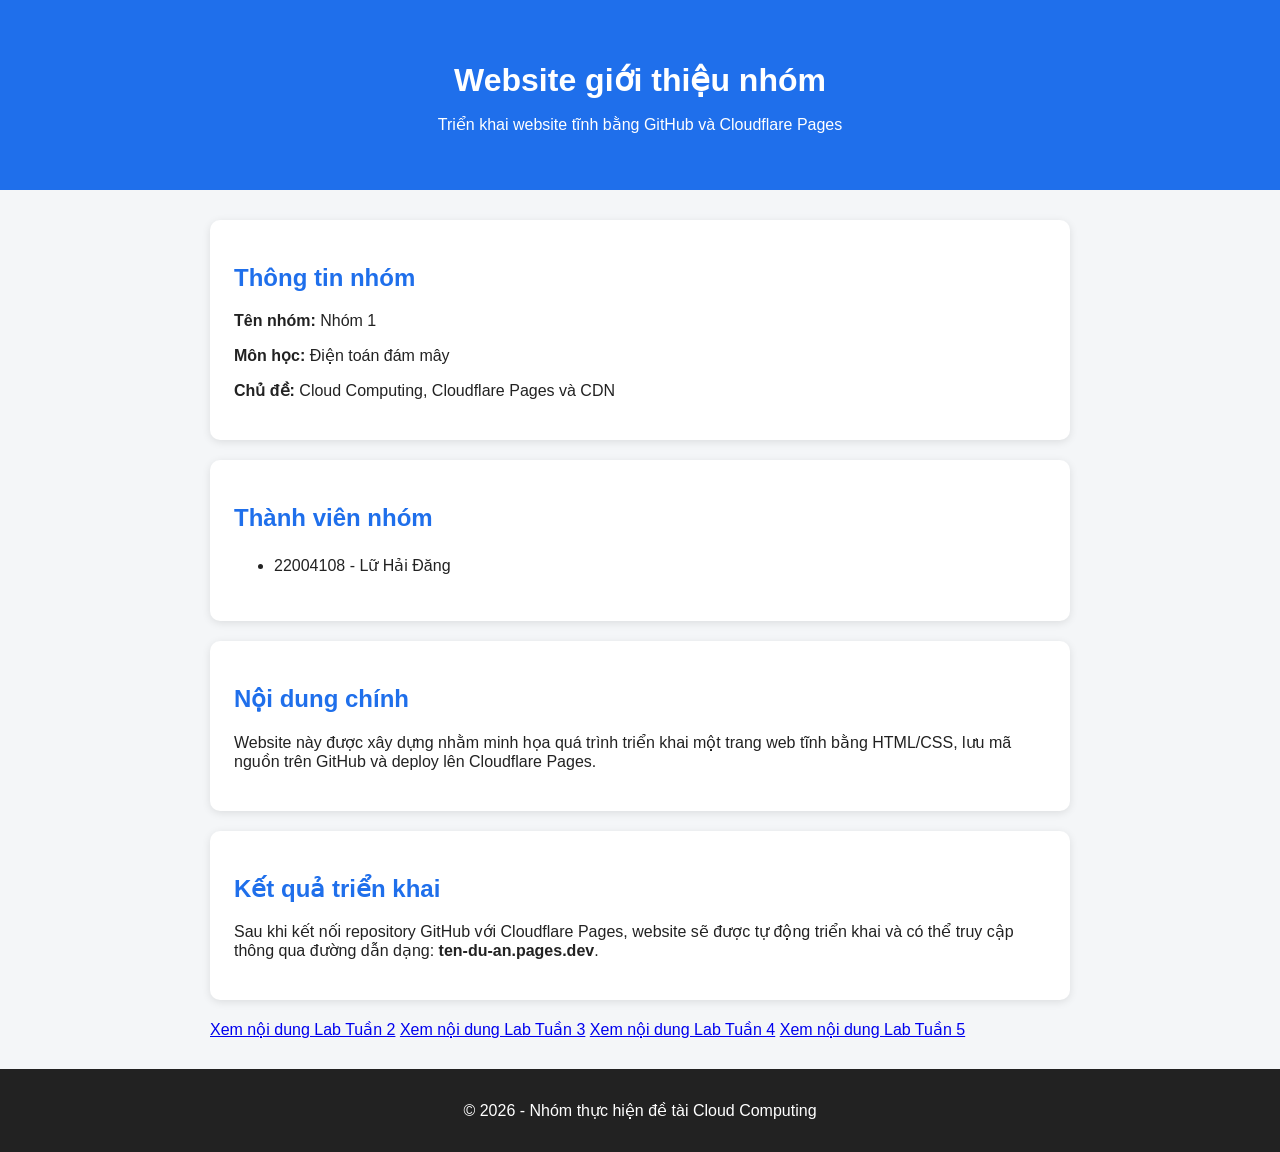
<file: index.html>
<!doctype html>
<html lang="vi">
  <head>
    <meta charset="UTF-8" />
    <meta name="viewport" content="width=device-width, initial-scale=1.0" />
    <title>Giới thiệu nhóm - Cloud Computing</title>
    <link rel="stylesheet" href="style.css" />
  </head>
  <body>
    <header>
      <h1>Website giới thiệu nhóm</h1>
      <p>Triển khai website tĩnh bằng GitHub và Cloudflare Pages</p>
    </header>

    <main>
      <section class="card">
        <h2>Thông tin nhóm</h2>
        <p><strong>Tên nhóm:</strong> Nhóm 1</p>
        <p><strong>Môn học:</strong> Điện toán đám mây</p>
        <p><strong>Chủ đề:</strong> Cloud Computing, Cloudflare Pages và CDN</p>
      </section>

      <section class="card">
        <h2>Thành viên nhóm</h2>
        <ul>
          <li>22004108 - Lữ Hải Đăng</li>
        </ul>
      </section>

      <section class="card">
        <h2>Nội dung chính</h2>
        <p>
          Website này được xây dựng nhằm minh họa quá trình triển khai một trang
          web tĩnh bằng HTML/CSS, lưu mã nguồn trên GitHub và deploy lên
          Cloudflare Pages.
        </p>
      </section>

      <section class="card">
        <h2>Kết quả triển khai</h2>
        <p>
          Sau khi kết nối repository GitHub với Cloudflare Pages, website sẽ
          được tự động triển khai và có thể truy cập thông qua đường dẫn dạng:
          <strong>ten-du-an.pages.dev</strong>.
        </p>
      </section>
      <a href="lab2.html">Xem nội dung Lab Tuần 2</a>
      <a href="lab3.html">Xem nội dung Lab Tuần 3</a>
      <a href="lab4.html">Xem nội dung Lab Tuần 4</a>
      <a href="lab5.html">Xem nội dung Lab Tuần 5</a>

    </main>

    <footer>
      <p>© 2026 - Nhóm thực hiện đề tài Cloud Computing</p>
    </footer>
  </body>
</html>
</file>
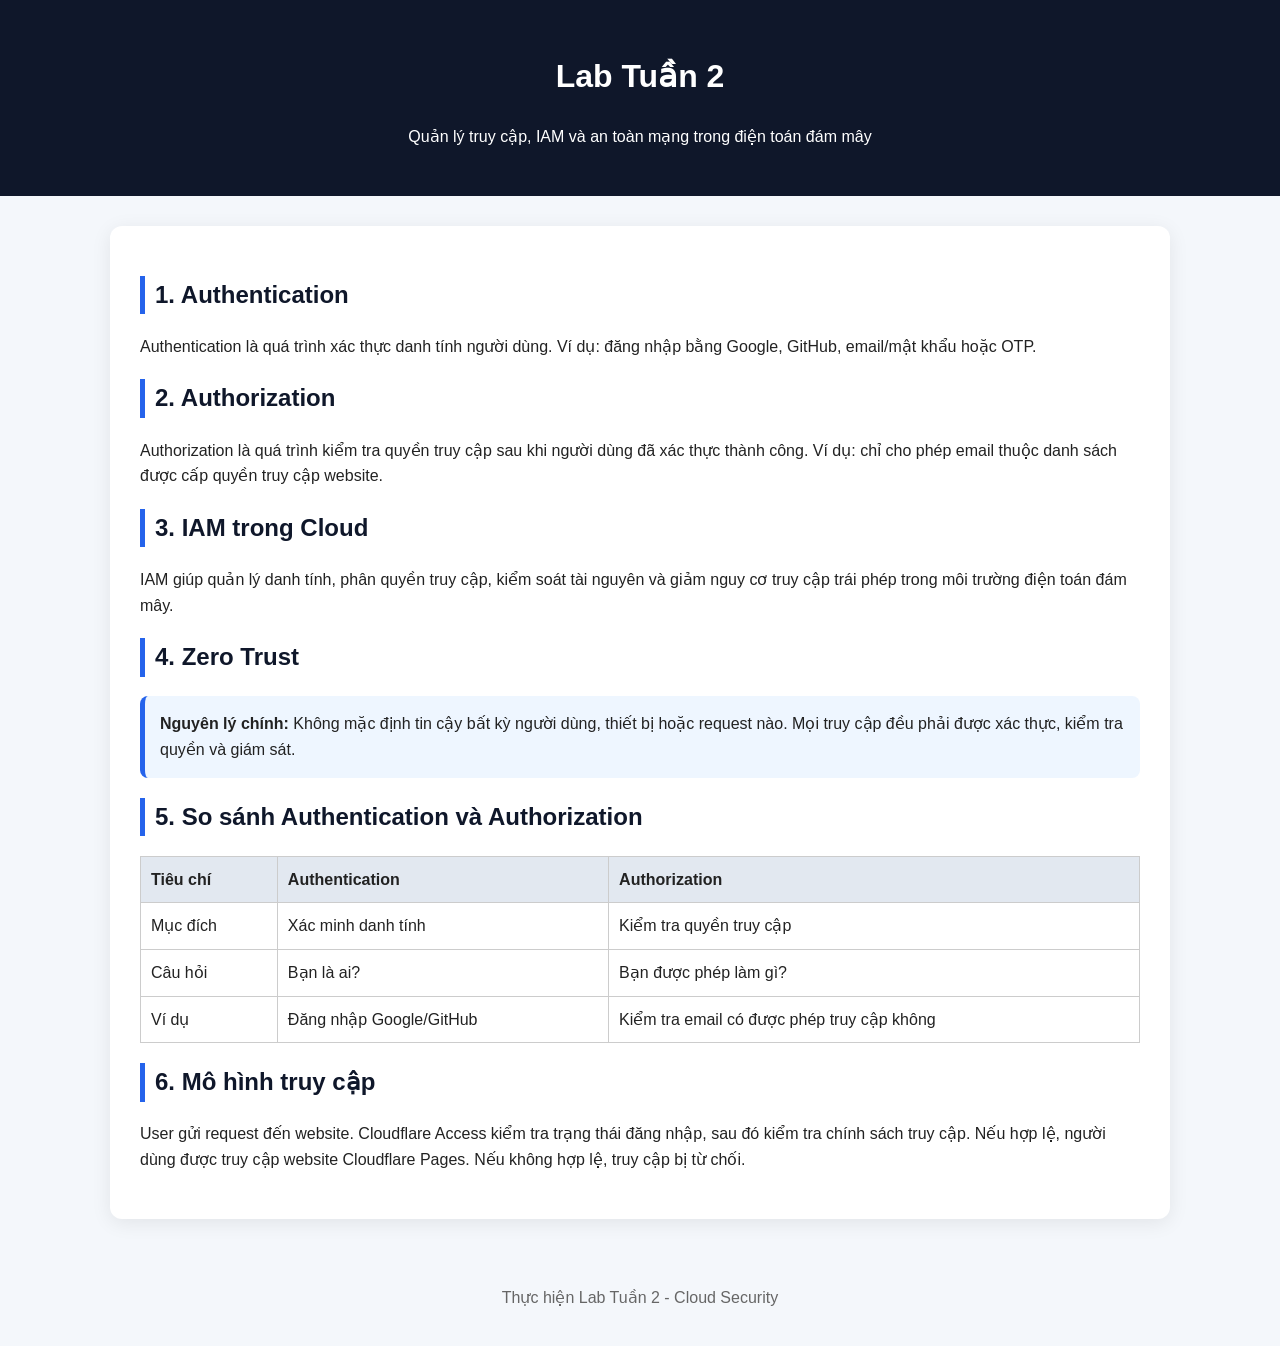
<file: lab2.html>
<!DOCTYPE html>
<html lang="vi">
<head>
  <meta charset="UTF-8">
  <meta name="viewport" content="width=device-width, initial-scale=1.0">
  <title>Lab Tuần 2 - IAM và Zero Trust</title>
  <style>
    body {
      font-family: Arial, sans-serif;
      line-height: 1.6;
      margin: 0;
      background: #f4f7fb;
      color: #222;
    }

    header {
      background: #0f172a;
      color: white;
      padding: 30px;
      text-align: center;
    }

    main {
      max-width: 1000px;
      margin: 30px auto;
      background: white;
      padding: 30px;
      border-radius: 12px;
      box-shadow: 0 4px 20px rgba(0,0,0,0.08);
    }

    h2 {
      color: #0f172a;
      border-left: 5px solid #2563eb;
      padding-left: 10px;
    }

    .box {
      background: #eef6ff;
      border-left: 5px solid #2563eb;
      padding: 15px;
      margin: 15px 0;
      border-radius: 8px;
    }

    table {
      width: 100%;
      border-collapse: collapse;
      margin-top: 15px;
    }

    th, td {
      border: 1px solid #ccc;
      padding: 10px;
      text-align: left;
    }

    th {
      background: #e2e8f0;
    }

    footer {
      text-align: center;
      padding: 20px;
      color: #666;
    }
  </style>
</head>
<body>
  <header>
    <h1>Lab Tuần 2</h1>
    <p>Quản lý truy cập, IAM và an toàn mạng trong điện toán đám mây</p>
  </header>

  <main>
    <h2>1. Authentication</h2>
    <p>
      Authentication là quá trình xác thực danh tính người dùng.
      Ví dụ: đăng nhập bằng Google, GitHub, email/mật khẩu hoặc OTP.
    </p>

    <h2>2. Authorization</h2>
    <p>
      Authorization là quá trình kiểm tra quyền truy cập sau khi người dùng đã xác thực thành công.
      Ví dụ: chỉ cho phép email thuộc danh sách được cấp quyền truy cập website.
    </p>

    <h2>3. IAM trong Cloud</h2>
    <p>
      IAM giúp quản lý danh tính, phân quyền truy cập, kiểm soát tài nguyên
      và giảm nguy cơ truy cập trái phép trong môi trường điện toán đám mây.
    </p>

    <h2>4. Zero Trust</h2>
    <div class="box">
      <strong>Nguyên lý chính:</strong>
      Không mặc định tin cậy bất kỳ người dùng, thiết bị hoặc request nào.
      Mọi truy cập đều phải được xác thực, kiểm tra quyền và giám sát.
    </div>

    <h2>5. So sánh Authentication và Authorization</h2>
    <table>
      <tr>
        <th>Tiêu chí</th>
        <th>Authentication</th>
        <th>Authorization</th>
      </tr>
      <tr>
        <td>Mục đích</td>
        <td>Xác minh danh tính</td>
        <td>Kiểm tra quyền truy cập</td>
      </tr>
      <tr>
        <td>Câu hỏi</td>
        <td>Bạn là ai?</td>
        <td>Bạn được phép làm gì?</td>
      </tr>
      <tr>
        <td>Ví dụ</td>
        <td>Đăng nhập Google/GitHub</td>
        <td>Kiểm tra email có được phép truy cập không</td>
      </tr>
    </table>

    <h2>6. Mô hình truy cập</h2>
    <p>
      User gửi request đến website. Cloudflare Access kiểm tra trạng thái đăng nhập,
      sau đó kiểm tra chính sách truy cập. Nếu hợp lệ, người dùng được truy cập
      website Cloudflare Pages. Nếu không hợp lệ, truy cập bị từ chối.
    </p>
  </main>

  <footer>
    <p>Thực hiện Lab Tuần 2 - Cloud Security</p>
  </footer>
</body>
</html>
</file>
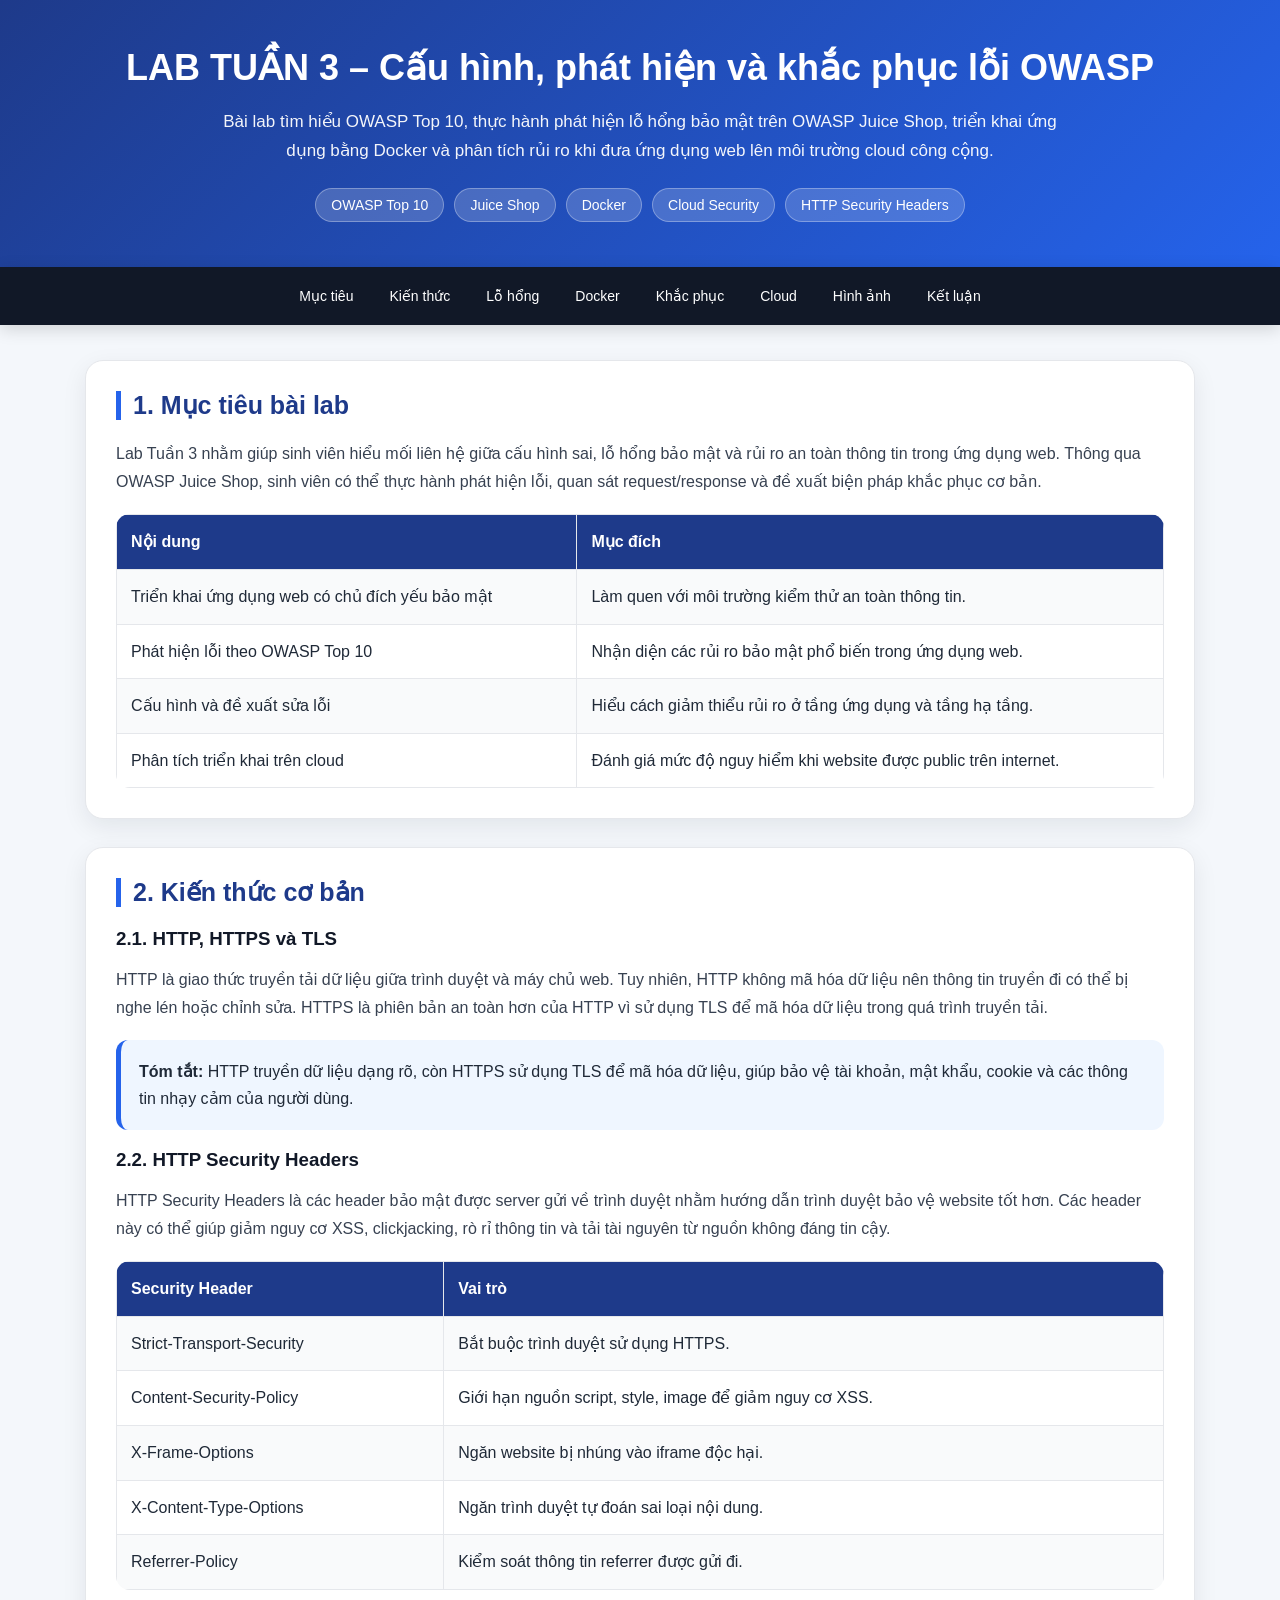
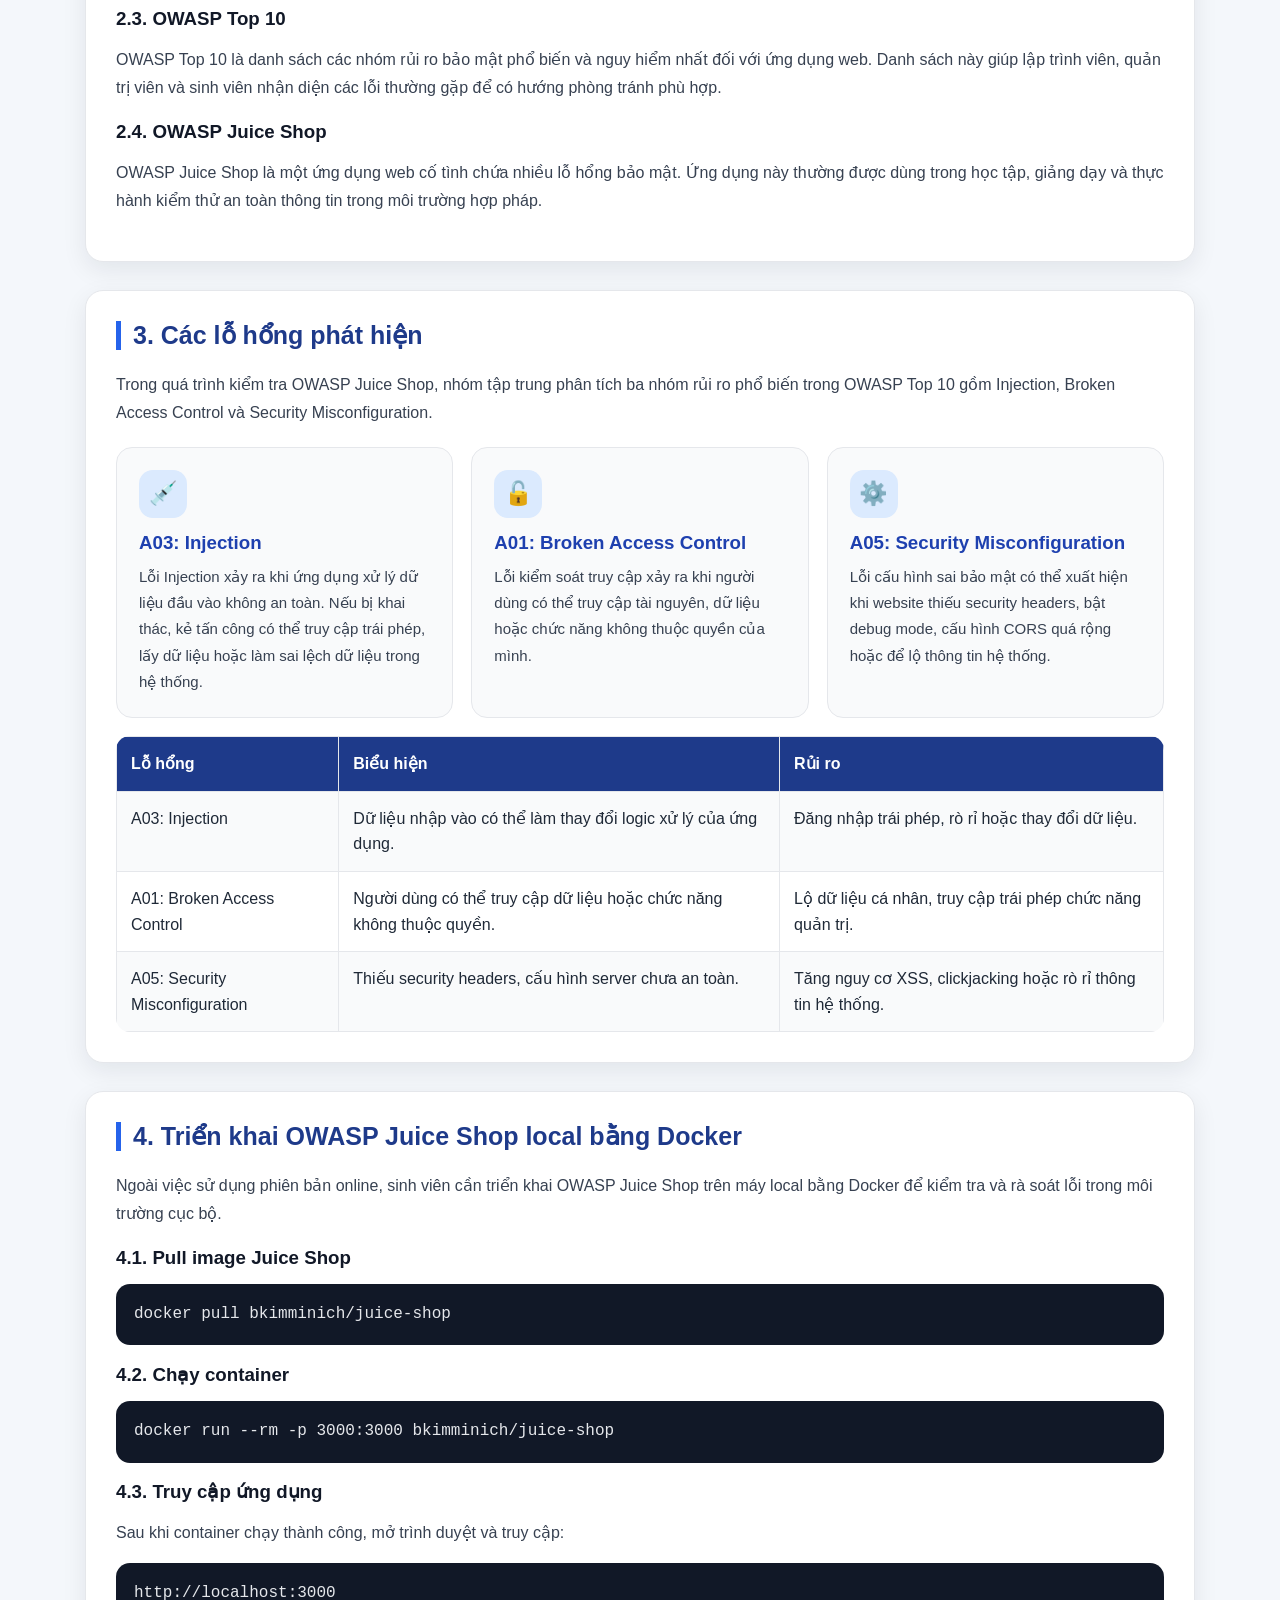
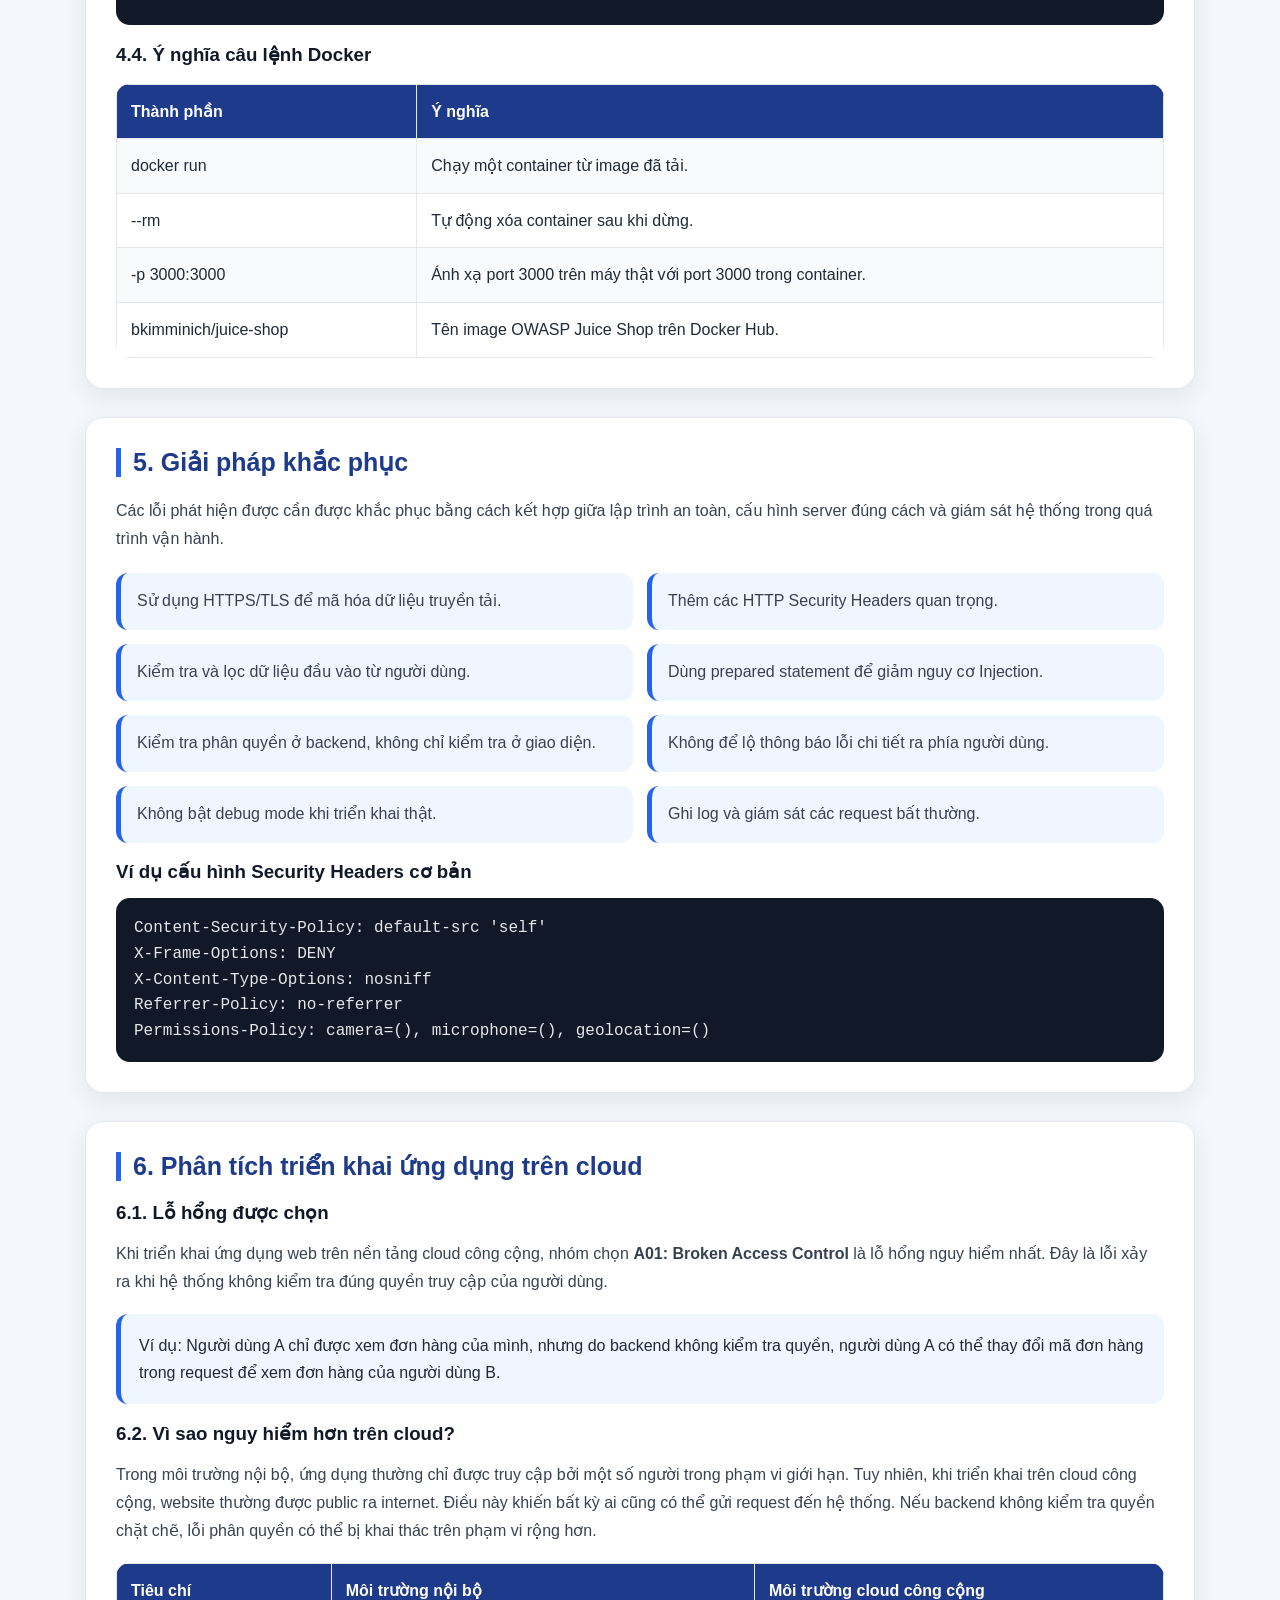
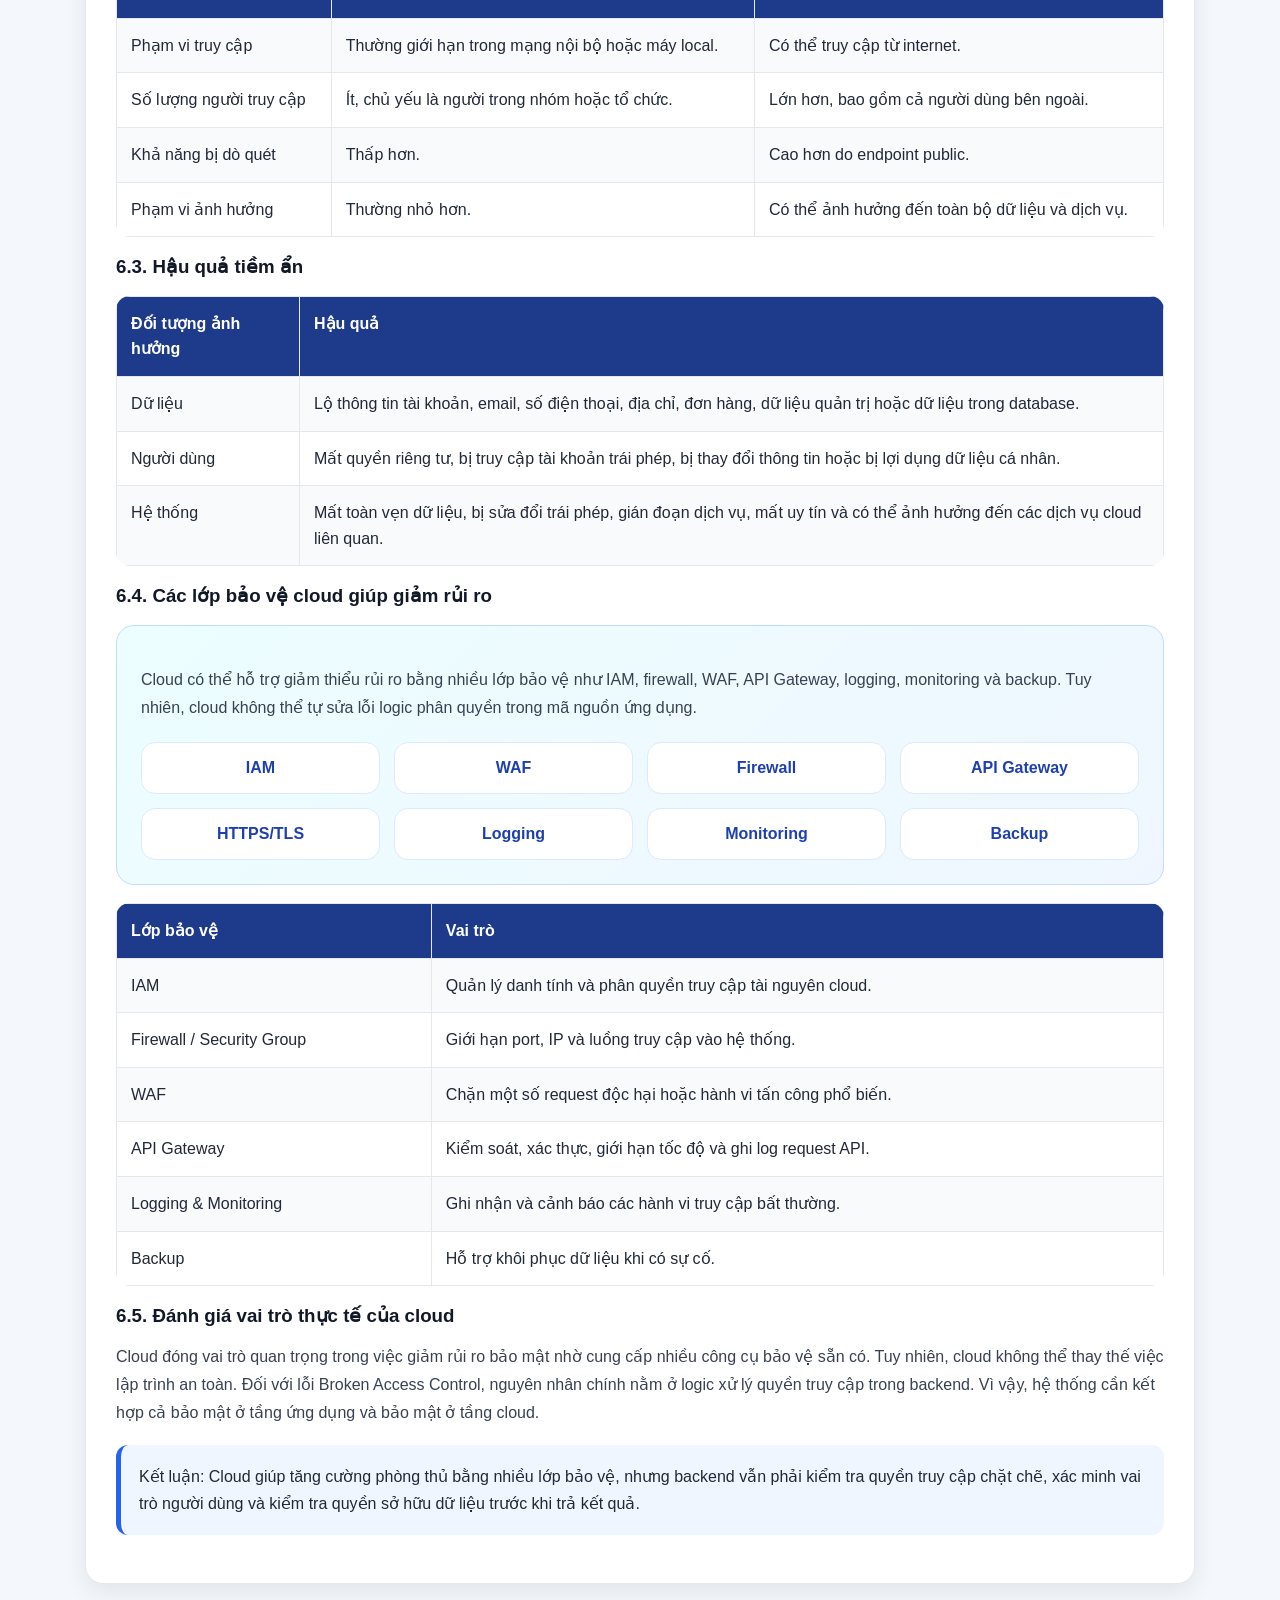
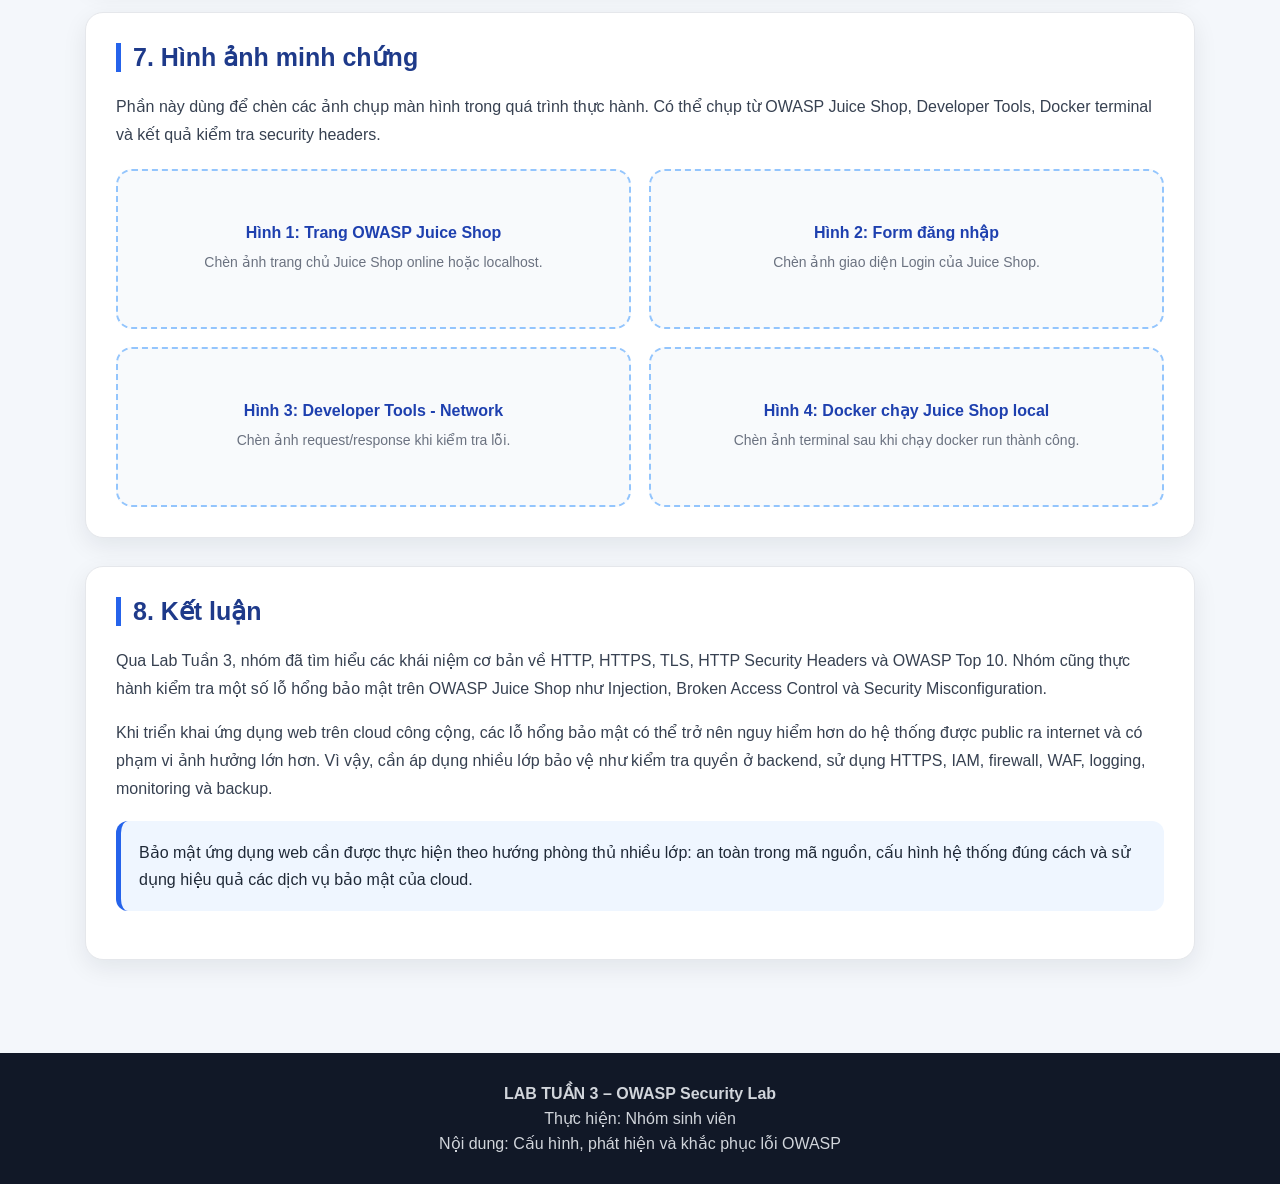
<file: lab3.html>
<!DOCTYPE html>
<html lang="vi">
<head>
  <meta charset="UTF-8" />
  <meta name="viewport" content="width=device-width, initial-scale=1.0" />

  <title>LAB Tuần 3 - OWASP</title>

  <style>
    * {
      box-sizing: border-box;
      scroll-behavior: smooth;
    }

    body {
      margin: 0;
      font-family: Arial, sans-serif;
      background: #f4f7fb;
      color: #1f2937;
    }

    a {
      text-decoration: none;
      color: inherit;
    }

    /* HEADER */
    .site-header {
      background: linear-gradient(135deg, #1e3a8a, #2563eb);
      color: white;
      padding: 45px 20px;
      text-align: center;
    }

    .site-header h1 {
      margin: 0;
      font-size: 36px;
      line-height: 1.3;
    }

    .site-header p {
      max-width: 850px;
      margin: 16px auto 0;
      line-height: 1.7;
      font-size: 17px;
      opacity: 0.95;
    }

    .header-tags {
      display: flex;
      justify-content: center;
      flex-wrap: wrap;
      gap: 10px;
      margin-top: 22px;
    }

    .header-tags span {
      padding: 8px 15px;
      border-radius: 999px;
      background: rgba(255, 255, 255, 0.18);
      border: 1px solid rgba(255, 255, 255, 0.3);
      font-size: 14px;
    }

    /* NAV */
    .navbar {
      background: #111827;
      position: sticky;
      top: 0;
      z-index: 100;
      box-shadow: 0 4px 16px rgba(0, 0, 0, 0.15);
    }

    .nav-container {
      max-width: 1150px;
      margin: auto;
      display: flex;
      justify-content: center;
      flex-wrap: wrap;
      gap: 8px;
      padding: 12px 16px;
    }

    .nav-container a {
      color: white;
      padding: 9px 14px;
      border-radius: 8px;
      font-size: 14px;
      transition: 0.25s;
    }

    .nav-container a:hover {
      background: #2563eb;
    }

    /* LAYOUT */
    .main-content {
      max-width: 1150px;
      margin: auto;
      padding: 35px 20px;
    }

    .section-card {
      background: white;
      border-radius: 18px;
      padding: 30px;
      margin-bottom: 28px;
      box-shadow: 0 8px 24px rgba(15, 23, 42, 0.08);
      border: 1px solid #e5e7eb;
    }

    .section-card h2 {
      margin-top: 0;
      color: #1e3a8a;
      font-size: 25px;
      border-left: 5px solid #2563eb;
      padding-left: 12px;
    }

    .section-card h3 {
      color: #111827;
      margin-bottom: 10px;
    }

    .section-card p {
      line-height: 1.75;
      color: #374151;
    }

    .section-card ul {
      line-height: 1.8;
      color: #374151;
    }

    .highlight-box {
      background: #eff6ff;
      border-left: 5px solid #2563eb;
      padding: 18px;
      border-radius: 12px;
      margin: 18px 0;
      line-height: 1.7;
    }

    /* TABLE */
    table {
      width: 100%;
      border-collapse: collapse;
      margin-top: 18px;
      overflow: hidden;
      border-radius: 14px;
    }

    th,
    td {
      padding: 14px;
      border: 1px solid #e5e7eb;
      text-align: left;
      vertical-align: top;
      line-height: 1.6;
    }

    th {
      background: #1e3a8a;
      color: white;
    }

    tr:nth-child(even) {
      background: #f9fafb;
    }

    /* GRID */
    .risk-grid {
      display: grid;
      grid-template-columns: repeat(3, 1fr);
      gap: 18px;
      margin-top: 20px;
    }

    .risk-card {
      background: #f9fafb;
      border: 1px solid #e5e7eb;
      border-radius: 16px;
      padding: 22px;
      transition: 0.25s;
    }

    .risk-card:hover {
      transform: translateY(-5px);
      box-shadow: 0 12px 24px rgba(15, 23, 42, 0.1);
    }

    .risk-icon {
      width: 48px;
      height: 48px;
      border-radius: 14px;
      background: #dbeafe;
      color: #1d4ed8;
      display: flex;
      align-items: center;
      justify-content: center;
      font-size: 23px;
      margin-bottom: 14px;
    }

    .risk-card h3 {
      margin: 0 0 10px;
      color: #1e40af;
    }

    .risk-card p {
      margin: 0;
      font-size: 15px;
    }

    /* SOLUTION */
    .solution-list {
      list-style: none;
      padding: 0;
      display: grid;
      grid-template-columns: repeat(2, 1fr);
      gap: 14px;
      margin-top: 20px;
    }

    .solution-list li {
      background: #eff6ff;
      border-left: 5px solid #2563eb;
      padding: 14px 16px;
      border-radius: 12px;
    }

    /* CODE */
    .code-box {
      background: #111827;
      color: #e5e7eb;
      padding: 18px;
      border-radius: 14px;
      overflow-x: auto;
      font-family: Consolas, monospace;
      line-height: 1.6;
      margin-top: 15px;
    }

    /* IMAGE PLACEHOLDER */
    .image-grid {
      display: grid;
      grid-template-columns: repeat(2, 1fr);
      gap: 18px;
      margin-top: 20px;
    }

    .image-box {
      border: 2px dashed #93c5fd;
      border-radius: 16px;
      padding: 18px;
      background: #f8fafc;
      text-align: center;
      min-height: 160px;
      display: flex;
      flex-direction: column;
      justify-content: center;
    }

    .image-box strong {
      color: #1e40af;
      margin-bottom: 8px;
    }

    .image-box p {
      margin: 0;
      font-size: 14px;
      color: #6b7280;
    }

    .image-box img {
      width: 100%;
      border-radius: 12px;
      margin-top: 10px;
      border: 1px solid #e5e7eb;
    }

    /* CLOUD */
    .cloud-box {
      background: linear-gradient(135deg, #ecfeff, #eff6ff);
      border: 1px solid #bfdbfe;
      padding: 24px;
      border-radius: 18px;
      margin-top: 18px;
    }

    .cloud-layers {
      display: grid;
      grid-template-columns: repeat(4, 1fr);
      gap: 14px;
      margin-top: 20px;
    }

    .layer-item {
      background: white;
      border-radius: 14px;
      padding: 16px;
      text-align: center;
      border: 1px solid #dbeafe;
      color: #1e40af;
      font-weight: bold;
    }

    /* FOOTER */
    .site-footer {
      background: #111827;
      color: white;
      text-align: center;
      padding: 25px 16px;
      margin-top: 30px;
    }

    .site-footer p {
      margin: 6px 0;
      color: #d1d5db;
    }

    /* RESPONSIVE */
    @media (max-width: 900px) {
      .risk-grid,
      .image-grid,
      .cloud-layers {
        grid-template-columns: repeat(2, 1fr);
      }

      .solution-list {
        grid-template-columns: 1fr;
      }
    }

    @media (max-width: 600px) {
      .site-header h1 {
        font-size: 26px;
      }

      .section-card {
        padding: 22px;
      }

      .risk-grid,
      .image-grid,
      .cloud-layers {
        grid-template-columns: 1fr;
      }

      .nav-container {
        justify-content: flex-start;
        overflow-x: auto;
        flex-wrap: nowrap;
      }

      .nav-container a {
        white-space: nowrap;
      }
    }
  </style>
</head>

<body>

  <!-- HEADER -->
  <header class="site-header">
    <h1>LAB TUẦN 3 – Cấu hình, phát hiện và khắc phục lỗi OWASP</h1>
    <p>
      Bài lab tìm hiểu OWASP Top 10, thực hành phát hiện lỗ hổng bảo mật trên
      OWASP Juice Shop, triển khai ứng dụng bằng Docker và phân tích rủi ro khi
      đưa ứng dụng web lên môi trường cloud công cộng.
    </p>

    <div class="header-tags">
      <span>OWASP Top 10</span>
      <span>Juice Shop</span>
      <span>Docker</span>
      <span>Cloud Security</span>
      <span>HTTP Security Headers</span>
    </div>
  </header>

  <!-- NAVIGATION -->
  <nav class="navbar">
    <div class="nav-container">
      <a href="#muc-tieu">Mục tiêu</a>
      <a href="#kien-thuc">Kiến thức</a>
      <a href="#lo-hong">Lỗ hổng</a>
      <a href="#docker">Docker</a>
      <a href="#khac-phuc">Khắc phục</a>
      <a href="#cloud">Cloud</a>
      <a href="#hinh-anh">Hình ảnh</a>
      <a href="#ket-luan">Kết luận</a>
    </div>
  </nav>

  <!-- MAIN CONTENT -->
  <main class="main-content">

    <!-- SECTION 1 -->
    <section id="muc-tieu" class="section-card">
      <h2>1. Mục tiêu bài lab</h2>
      <p>
        Lab Tuần 3 nhằm giúp sinh viên hiểu mối liên hệ giữa cấu hình sai,
        lỗ hổng bảo mật và rủi ro an toàn thông tin trong ứng dụng web.
        Thông qua OWASP Juice Shop, sinh viên có thể thực hành phát hiện lỗi,
        quan sát request/response và đề xuất biện pháp khắc phục cơ bản.
      </p>

      <table>
        <tr>
          <th>Nội dung</th>
          <th>Mục đích</th>
        </tr>
        <tr>
          <td>Triển khai ứng dụng web có chủ đích yếu bảo mật</td>
          <td>Làm quen với môi trường kiểm thử an toàn thông tin.</td>
        </tr>
        <tr>
          <td>Phát hiện lỗi theo OWASP Top 10</td>
          <td>Nhận diện các rủi ro bảo mật phổ biến trong ứng dụng web.</td>
        </tr>
        <tr>
          <td>Cấu hình và đề xuất sửa lỗi</td>
          <td>Hiểu cách giảm thiểu rủi ro ở tầng ứng dụng và tầng hạ tầng.</td>
        </tr>
        <tr>
          <td>Phân tích triển khai trên cloud</td>
          <td>Đánh giá mức độ nguy hiểm khi website được public trên internet.</td>
        </tr>
      </table>
    </section>

    <!-- SECTION 2 -->
    <section id="kien-thuc" class="section-card">
      <h2>2. Kiến thức cơ bản</h2>

      <h3>2.1. HTTP, HTTPS và TLS</h3>
      <p>
        HTTP là giao thức truyền tải dữ liệu giữa trình duyệt và máy chủ web.
        Tuy nhiên, HTTP không mã hóa dữ liệu nên thông tin truyền đi có thể bị
        nghe lén hoặc chỉnh sửa. HTTPS là phiên bản an toàn hơn của HTTP vì sử dụng
        TLS để mã hóa dữ liệu trong quá trình truyền tải.
      </p>

      <div class="highlight-box">
        <strong>Tóm tắt:</strong> HTTP truyền dữ liệu dạng rõ, còn HTTPS sử dụng TLS
        để mã hóa dữ liệu, giúp bảo vệ tài khoản, mật khẩu, cookie và các thông tin
        nhạy cảm của người dùng.
      </div>

      <h3>2.2. HTTP Security Headers</h3>
      <p>
        HTTP Security Headers là các header bảo mật được server gửi về trình duyệt
        nhằm hướng dẫn trình duyệt bảo vệ website tốt hơn. Các header này có thể
        giúp giảm nguy cơ XSS, clickjacking, rò rỉ thông tin và tải tài nguyên từ
        nguồn không đáng tin cậy.
      </p>

      <table>
        <tr>
          <th>Security Header</th>
          <th>Vai trò</th>
        </tr>
        <tr>
          <td>Strict-Transport-Security</td>
          <td>Bắt buộc trình duyệt sử dụng HTTPS.</td>
        </tr>
        <tr>
          <td>Content-Security-Policy</td>
          <td>Giới hạn nguồn script, style, image để giảm nguy cơ XSS.</td>
        </tr>
        <tr>
          <td>X-Frame-Options</td>
          <td>Ngăn website bị nhúng vào iframe độc hại.</td>
        </tr>
        <tr>
          <td>X-Content-Type-Options</td>
          <td>Ngăn trình duyệt tự đoán sai loại nội dung.</td>
        </tr>
        <tr>
          <td>Referrer-Policy</td>
          <td>Kiểm soát thông tin referrer được gửi đi.</td>
        </tr>
      </table>

      <h3>2.3. OWASP Top 10</h3>
      <p>
        OWASP Top 10 là danh sách các nhóm rủi ro bảo mật phổ biến và nguy hiểm nhất
        đối với ứng dụng web. Danh sách này giúp lập trình viên, quản trị viên và
        sinh viên nhận diện các lỗi thường gặp để có hướng phòng tránh phù hợp.
      </p>

      <h3>2.4. OWASP Juice Shop</h3>
      <p>
        OWASP Juice Shop là một ứng dụng web cố tình chứa nhiều lỗ hổng bảo mật.
        Ứng dụng này thường được dùng trong học tập, giảng dạy và thực hành kiểm thử
        an toàn thông tin trong môi trường hợp pháp.
      </p>
    </section>

    <!-- SECTION 3 -->
    <section id="lo-hong" class="section-card">
      <h2>3. Các lỗ hổng phát hiện</h2>
      <p>
        Trong quá trình kiểm tra OWASP Juice Shop, nhóm tập trung phân tích ba nhóm
        rủi ro phổ biến trong OWASP Top 10 gồm Injection, Broken Access Control và
        Security Misconfiguration.
      </p>

      <div class="risk-grid">
        <div class="risk-card">
          <div class="risk-icon">💉</div>
          <h3>A03: Injection</h3>
          <p>
            Lỗi Injection xảy ra khi ứng dụng xử lý dữ liệu đầu vào không an toàn.
            Nếu bị khai thác, kẻ tấn công có thể truy cập trái phép, lấy dữ liệu
            hoặc làm sai lệch dữ liệu trong hệ thống.
          </p>
        </div>

        <div class="risk-card">
          <div class="risk-icon">🔓</div>
          <h3>A01: Broken Access Control</h3>
          <p>
            Lỗi kiểm soát truy cập xảy ra khi người dùng có thể truy cập tài nguyên,
            dữ liệu hoặc chức năng không thuộc quyền của mình.
          </p>
        </div>

        <div class="risk-card">
          <div class="risk-icon">⚙️</div>
          <h3>A05: Security Misconfiguration</h3>
          <p>
            Lỗi cấu hình sai bảo mật có thể xuất hiện khi website thiếu security headers,
            bật debug mode, cấu hình CORS quá rộng hoặc để lộ thông tin hệ thống.
          </p>
        </div>
      </div>

      <table>
        <tr>
          <th>Lỗ hổng</th>
          <th>Biểu hiện</th>
          <th>Rủi ro</th>
        </tr>
        <tr>
          <td>A03: Injection</td>
          <td>Dữ liệu nhập vào có thể làm thay đổi logic xử lý của ứng dụng.</td>
          <td>Đăng nhập trái phép, rò rỉ hoặc thay đổi dữ liệu.</td>
        </tr>
        <tr>
          <td>A01: Broken Access Control</td>
          <td>Người dùng có thể truy cập dữ liệu hoặc chức năng không thuộc quyền.</td>
          <td>Lộ dữ liệu cá nhân, truy cập trái phép chức năng quản trị.</td>
        </tr>
        <tr>
          <td>A05: Security Misconfiguration</td>
          <td>Thiếu security headers, cấu hình server chưa an toàn.</td>
          <td>Tăng nguy cơ XSS, clickjacking hoặc rò rỉ thông tin hệ thống.</td>
        </tr>
      </table>
    </section>

    <!-- SECTION 4 -->
    <section id="docker" class="section-card">
      <h2>4. Triển khai OWASP Juice Shop local bằng Docker</h2>
      <p>
        Ngoài việc sử dụng phiên bản online, sinh viên cần triển khai OWASP Juice Shop
        trên máy local bằng Docker để kiểm tra và rà soát lỗi trong môi trường cục bộ.
      </p>

      <h3>4.1. Pull image Juice Shop</h3>
      <div class="code-box">
        docker pull bkimminich/juice-shop
      </div>

      <h3>4.2. Chạy container</h3>
      <div class="code-box">
        docker run --rm -p 3000:3000 bkimminich/juice-shop
      </div>

      <h3>4.3. Truy cập ứng dụng</h3>
      <p>
        Sau khi container chạy thành công, mở trình duyệt và truy cập:
      </p>

      <div class="code-box">
        http://localhost:3000
      </div>

      <h3>4.4. Ý nghĩa câu lệnh Docker</h3>
      <table>
        <tr>
          <th>Thành phần</th>
          <th>Ý nghĩa</th>
        </tr>
        <tr>
          <td>docker run</td>
          <td>Chạy một container từ image đã tải.</td>
        </tr>
        <tr>
          <td>--rm</td>
          <td>Tự động xóa container sau khi dừng.</td>
        </tr>
        <tr>
          <td>-p 3000:3000</td>
          <td>Ánh xạ port 3000 trên máy thật với port 3000 trong container.</td>
        </tr>
        <tr>
          <td>bkimminich/juice-shop</td>
          <td>Tên image OWASP Juice Shop trên Docker Hub.</td>
        </tr>
      </table>
    </section>

    <!-- SECTION 5 -->
    <section id="khac-phuc" class="section-card">
      <h2>5. Giải pháp khắc phục</h2>
      <p>
        Các lỗi phát hiện được cần được khắc phục bằng cách kết hợp giữa lập trình
        an toàn, cấu hình server đúng cách và giám sát hệ thống trong quá trình vận hành.
      </p>

      <ul class="solution-list">
        <li>Sử dụng HTTPS/TLS để mã hóa dữ liệu truyền tải.</li>
        <li>Thêm các HTTP Security Headers quan trọng.</li>
        <li>Kiểm tra và lọc dữ liệu đầu vào từ người dùng.</li>
        <li>Dùng prepared statement để giảm nguy cơ Injection.</li>
        <li>Kiểm tra phân quyền ở backend, không chỉ kiểm tra ở giao diện.</li>
        <li>Không để lộ thông báo lỗi chi tiết ra phía người dùng.</li>
        <li>Không bật debug mode khi triển khai thật.</li>
        <li>Ghi log và giám sát các request bất thường.</li>
      </ul>

      <h3>Ví dụ cấu hình Security Headers cơ bản</h3>
      <div class="code-box">
        Content-Security-Policy: default-src 'self'<br>
        X-Frame-Options: DENY<br>
        X-Content-Type-Options: nosniff<br>
        Referrer-Policy: no-referrer<br>
        Permissions-Policy: camera=(), microphone=(), geolocation=()
      </div>
    </section>

    <!-- SECTION 6 -->
    <section id="cloud" class="section-card">
      <h2>6. Phân tích triển khai ứng dụng trên cloud</h2>

      <h3>6.1. Lỗ hổng được chọn</h3>
      <p>
        Khi triển khai ứng dụng web trên nền tảng cloud công cộng, nhóm chọn
        <strong>A01: Broken Access Control</strong> là lỗ hổng nguy hiểm nhất.
        Đây là lỗi xảy ra khi hệ thống không kiểm tra đúng quyền truy cập của người dùng.
      </p>

      <div class="highlight-box">
        Ví dụ: Người dùng A chỉ được xem đơn hàng của mình, nhưng do backend không
        kiểm tra quyền, người dùng A có thể thay đổi mã đơn hàng trong request để xem
        đơn hàng của người dùng B.
      </div>

      <h3>6.2. Vì sao nguy hiểm hơn trên cloud?</h3>
      <p>
        Trong môi trường nội bộ, ứng dụng thường chỉ được truy cập bởi một số người
        trong phạm vi giới hạn. Tuy nhiên, khi triển khai trên cloud công cộng,
        website thường được public ra internet. Điều này khiến bất kỳ ai cũng có thể
        gửi request đến hệ thống. Nếu backend không kiểm tra quyền chặt chẽ, lỗi phân quyền
        có thể bị khai thác trên phạm vi rộng hơn.
      </p>

      <table>
        <tr>
          <th>Tiêu chí</th>
          <th>Môi trường nội bộ</th>
          <th>Môi trường cloud công cộng</th>
        </tr>
        <tr>
          <td>Phạm vi truy cập</td>
          <td>Thường giới hạn trong mạng nội bộ hoặc máy local.</td>
          <td>Có thể truy cập từ internet.</td>
        </tr>
        <tr>
          <td>Số lượng người truy cập</td>
          <td>Ít, chủ yếu là người trong nhóm hoặc tổ chức.</td>
          <td>Lớn hơn, bao gồm cả người dùng bên ngoài.</td>
        </tr>
        <tr>
          <td>Khả năng bị dò quét</td>
          <td>Thấp hơn.</td>
          <td>Cao hơn do endpoint public.</td>
        </tr>
        <tr>
          <td>Phạm vi ảnh hưởng</td>
          <td>Thường nhỏ hơn.</td>
          <td>Có thể ảnh hưởng đến toàn bộ dữ liệu và dịch vụ.</td>
        </tr>
      </table>

      <h3>6.3. Hậu quả tiềm ẩn</h3>
      <table>
        <tr>
          <th>Đối tượng ảnh hưởng</th>
          <th>Hậu quả</th>
        </tr>
        <tr>
          <td>Dữ liệu</td>
          <td>
            Lộ thông tin tài khoản, email, số điện thoại, địa chỉ, đơn hàng,
            dữ liệu quản trị hoặc dữ liệu trong database.
          </td>
        </tr>
        <tr>
          <td>Người dùng</td>
          <td>
            Mất quyền riêng tư, bị truy cập tài khoản trái phép, bị thay đổi thông tin
            hoặc bị lợi dụng dữ liệu cá nhân.
          </td>
        </tr>
        <tr>
          <td>Hệ thống</td>
          <td>
            Mất toàn vẹn dữ liệu, bị sửa đổi trái phép, gián đoạn dịch vụ,
            mất uy tín và có thể ảnh hưởng đến các dịch vụ cloud liên quan.
          </td>
        </tr>
      </table>

      <h3>6.4. Các lớp bảo vệ cloud giúp giảm rủi ro</h3>

      <div class="cloud-box">
        <p>
          Cloud có thể hỗ trợ giảm thiểu rủi ro bằng nhiều lớp bảo vệ như IAM,
          firewall, WAF, API Gateway, logging, monitoring và backup. Tuy nhiên,
          cloud không thể tự sửa lỗi logic phân quyền trong mã nguồn ứng dụng.
        </p>

        <div class="cloud-layers">
          <div class="layer-item">IAM</div>
          <div class="layer-item">WAF</div>
          <div class="layer-item">Firewall</div>
          <div class="layer-item">API Gateway</div>
          <div class="layer-item">HTTPS/TLS</div>
          <div class="layer-item">Logging</div>
          <div class="layer-item">Monitoring</div>
          <div class="layer-item">Backup</div>
        </div>
      </div>

      <table>
        <tr>
          <th>Lớp bảo vệ</th>
          <th>Vai trò</th>
        </tr>
        <tr>
          <td>IAM</td>
          <td>Quản lý danh tính và phân quyền truy cập tài nguyên cloud.</td>
        </tr>
        <tr>
          <td>Firewall / Security Group</td>
          <td>Giới hạn port, IP và luồng truy cập vào hệ thống.</td>
        </tr>
        <tr>
          <td>WAF</td>
          <td>Chặn một số request độc hại hoặc hành vi tấn công phổ biến.</td>
        </tr>
        <tr>
          <td>API Gateway</td>
          <td>Kiểm soát, xác thực, giới hạn tốc độ và ghi log request API.</td>
        </tr>
        <tr>
          <td>Logging & Monitoring</td>
          <td>Ghi nhận và cảnh báo các hành vi truy cập bất thường.</td>
        </tr>
        <tr>
          <td>Backup</td>
          <td>Hỗ trợ khôi phục dữ liệu khi có sự cố.</td>
        </tr>
      </table>

      <h3>6.5. Đánh giá vai trò thực tế của cloud</h3>
      <p>
        Cloud đóng vai trò quan trọng trong việc giảm rủi ro bảo mật nhờ cung cấp
        nhiều công cụ bảo vệ sẵn có. Tuy nhiên, cloud không thể thay thế việc lập trình
        an toàn. Đối với lỗi Broken Access Control, nguyên nhân chính nằm ở logic xử lý
        quyền truy cập trong backend. Vì vậy, hệ thống cần kết hợp cả bảo mật ở tầng
        ứng dụng và bảo mật ở tầng cloud.
      </p>

      <div class="highlight-box">
        Kết luận: Cloud giúp tăng cường phòng thủ bằng nhiều lớp bảo vệ, nhưng
        backend vẫn phải kiểm tra quyền truy cập chặt chẽ, xác minh vai trò người dùng
        và kiểm tra quyền sở hữu dữ liệu trước khi trả kết quả.
      </div>
    </section>

    <!-- SECTION 7 -->
    <section id="hinh-anh" class="section-card">
      <h2>7. Hình ảnh minh chứng</h2>
      <p>
        Phần này dùng để chèn các ảnh chụp màn hình trong quá trình thực hành.
        Có thể chụp từ OWASP Juice Shop, Developer Tools, Docker terminal và kết quả
        kiểm tra security headers.
      </p>

      <div class="image-grid">
        <div class="image-box">
          <strong>Hình 1: Trang OWASP Juice Shop</strong>
          <p>Chèn ảnh trang chủ Juice Shop online hoặc localhost.</p>
          <!-- <img src="images/juice-shop-home.png" alt="Trang chủ OWASP Juice Shop"> -->
        </div>

        <div class="image-box">
          <strong>Hình 2: Form đăng nhập</strong>
          <p>Chèn ảnh giao diện Login của Juice Shop.</p>
          <!-- <img src="images/login-form.png" alt="Form đăng nhập Juice Shop"> -->
        </div>

        <div class="image-box">
          <strong>Hình 3: Developer Tools - Network</strong>
          <p>Chèn ảnh request/response khi kiểm tra lỗi.</p>
          <!-- <img src="images/devtools-network.png" alt="Developer Tools Network"> -->
        </div>

        <div class="image-box">
          <strong>Hình 4: Docker chạy Juice Shop local</strong>
          <p>Chèn ảnh terminal sau khi chạy docker run thành công.</p>
          <!-- <img src="images/docker-run.png" alt="Docker run Juice Shop"> -->
        </div>
      </div>
    </section>

    <!-- SECTION 8 -->
    <section id="ket-luan" class="section-card">
      <h2>8. Kết luận</h2>
      <p>
        Qua Lab Tuần 3, nhóm đã tìm hiểu các khái niệm cơ bản về HTTP, HTTPS,
        TLS, HTTP Security Headers và OWASP Top 10. Nhóm cũng thực hành kiểm tra
        một số lỗ hổng bảo mật trên OWASP Juice Shop như Injection, Broken Access Control
        và Security Misconfiguration.
      </p>

      <p>
        Khi triển khai ứng dụng web trên cloud công cộng, các lỗ hổng bảo mật có thể
        trở nên nguy hiểm hơn do hệ thống được public ra internet và có phạm vi ảnh hưởng
        lớn hơn. Vì vậy, cần áp dụng nhiều lớp bảo vệ như kiểm tra quyền ở backend,
        sử dụng HTTPS, IAM, firewall, WAF, logging, monitoring và backup.
      </p>

      <div class="highlight-box">
        Bảo mật ứng dụng web cần được thực hiện theo hướng phòng thủ nhiều lớp:
        an toàn trong mã nguồn, cấu hình hệ thống đúng cách và sử dụng hiệu quả
        các dịch vụ bảo mật của cloud.
      </div>
    </section>

  </main>

  <!-- FOOTER -->
  <footer class="site-footer">
    <p><strong>LAB TUẦN 3 – OWASP Security Lab</strong></p>
    <p>Thực hiện: Nhóm sinh viên</p>
    <p>Nội dung: Cấu hình, phát hiện và khắc phục lỗi OWASP</p>
  </footer>

</body>
</html>
</file>
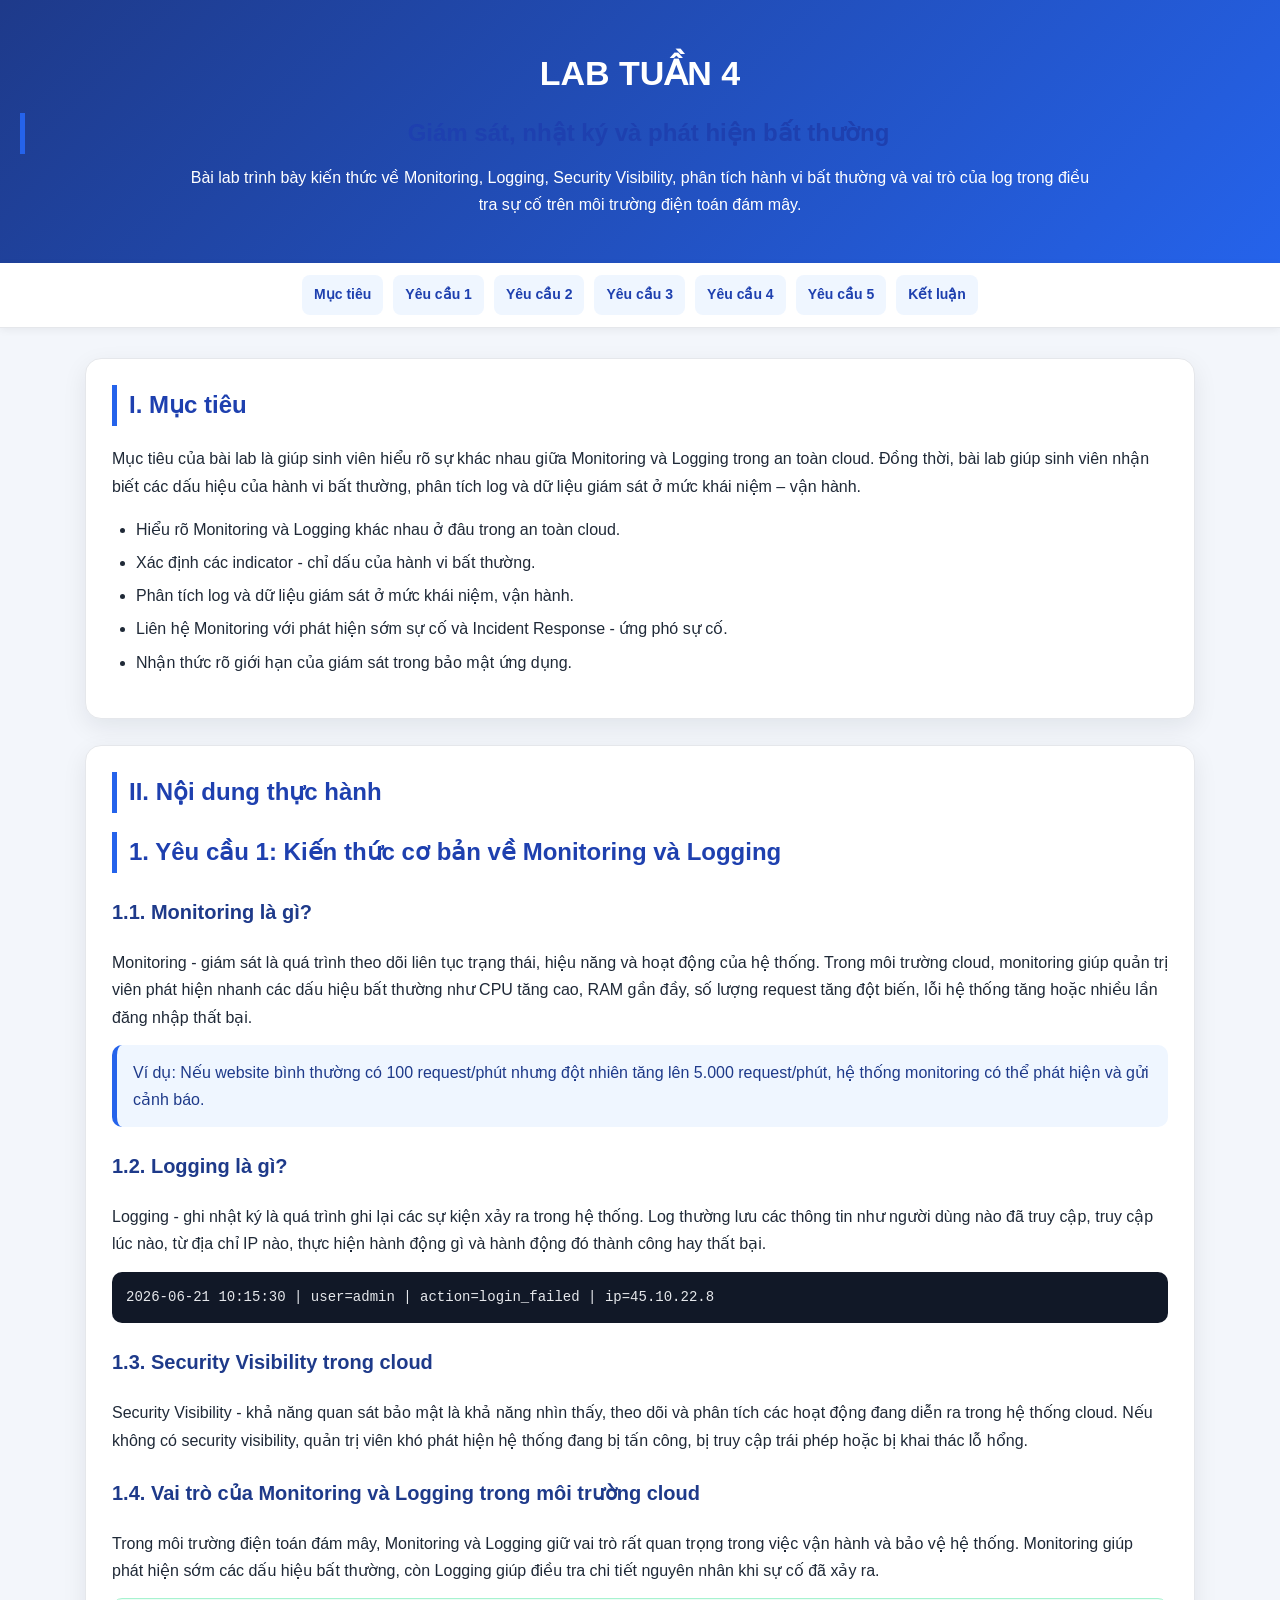
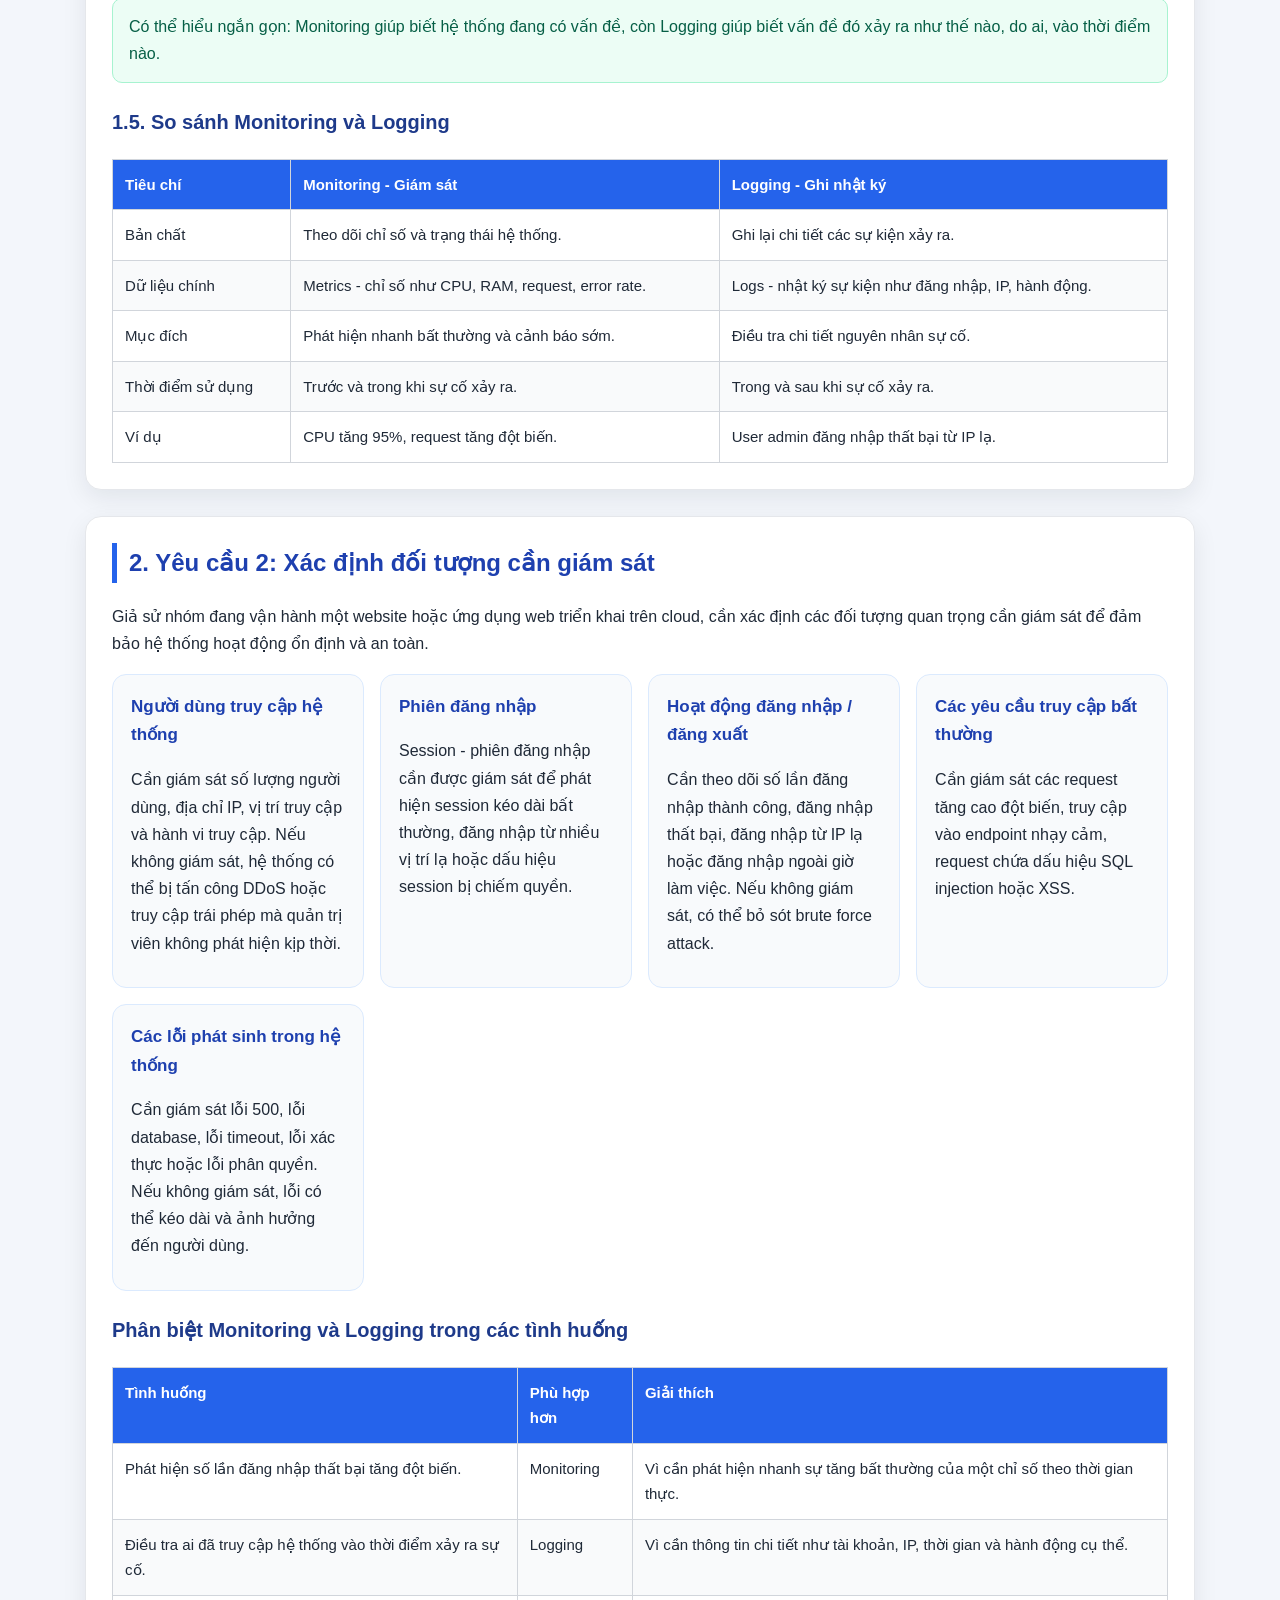
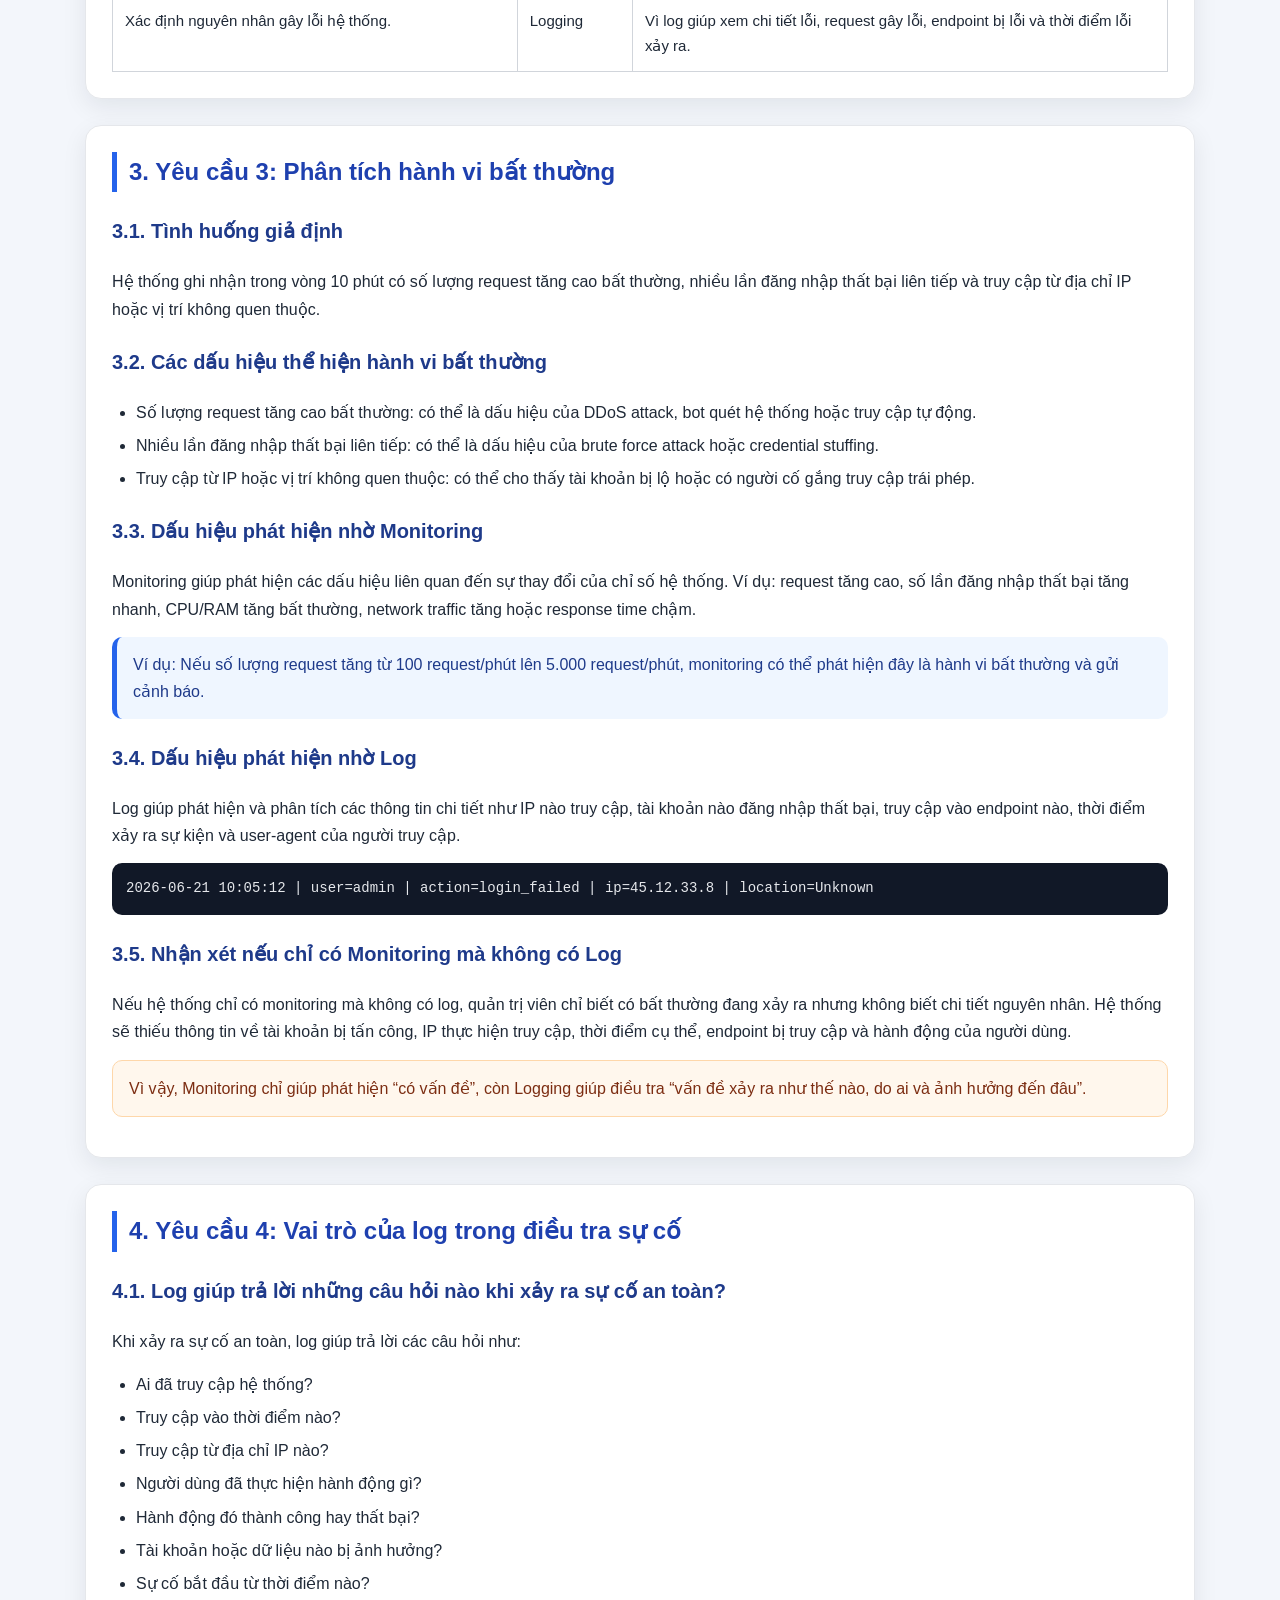
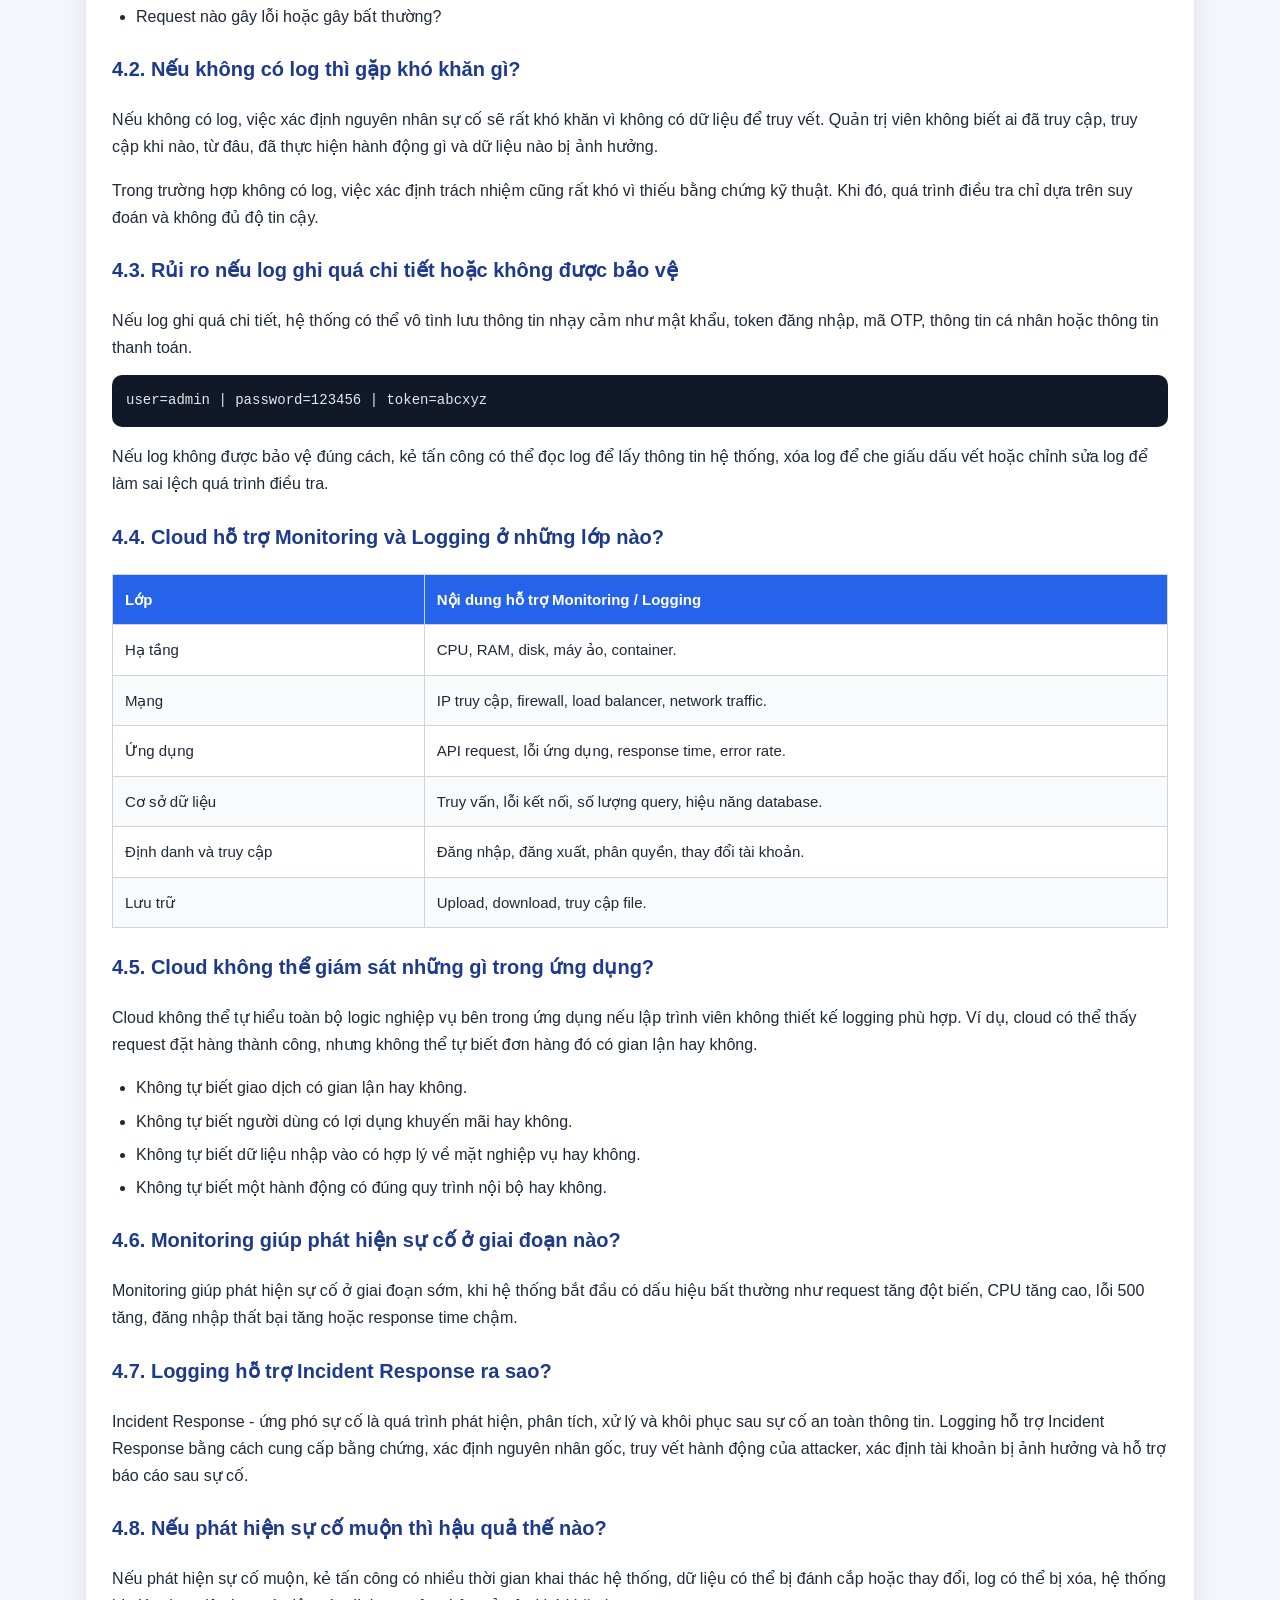
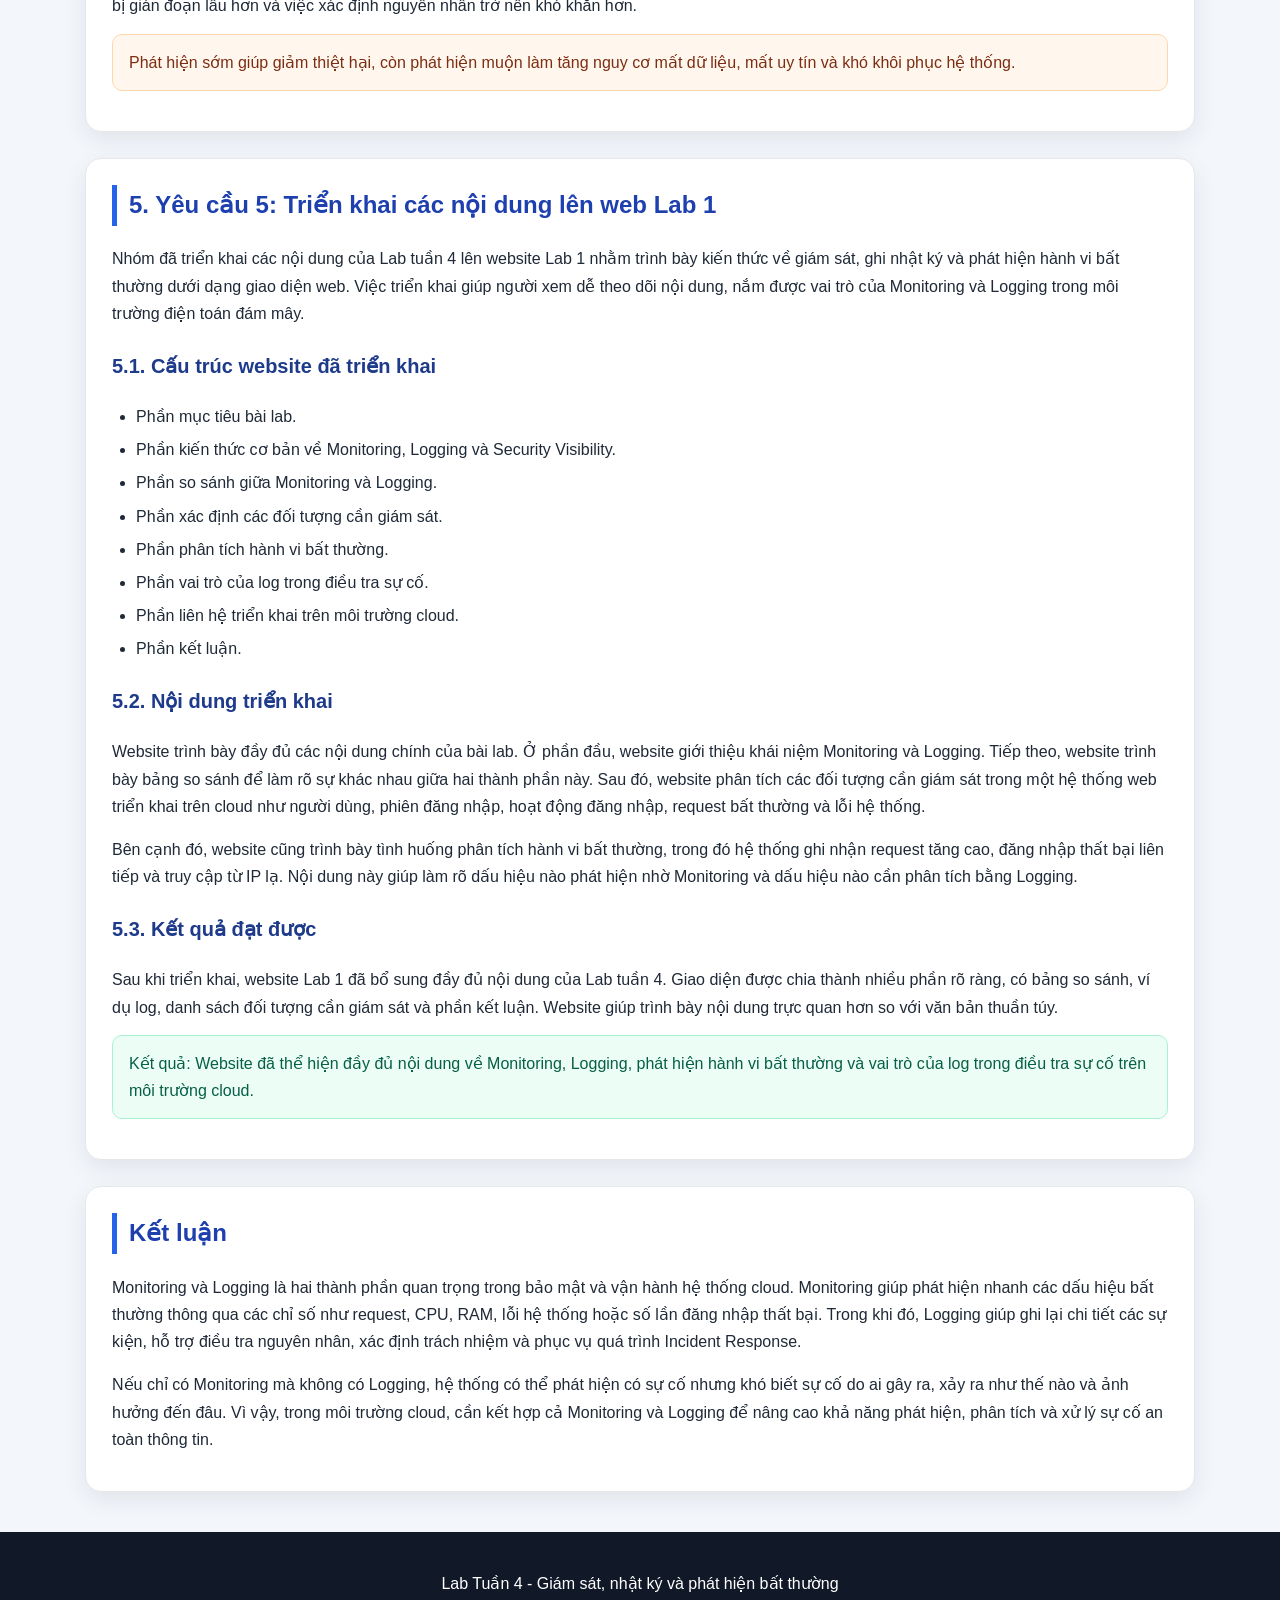
<file: lab4.html>
<!DOCTYPE html>
<html lang="vi">
<head>
  <meta charset="UTF-8" />
  <meta name="viewport" content="width=device-width, initial-scale=1.0" />
  <title>Lab Tuần 4 - Giám sát, nhật ký và phát hiện bất thường</title>

  <style>
    * {
      box-sizing: border-box;
    }

    body {
      margin: 0;
      font-family: Arial, sans-serif;
      background: #f3f6fb;
      color: #1f2937;
      line-height: 1.7;
    }

    header {
      background: linear-gradient(135deg, #1e3a8a, #2563eb);
      color: white;
      padding: 45px 20px;
      text-align: center;
    }

    header h1 {
      margin: 0;
      font-size: 34px;
      text-transform: uppercase;
    }

    header h2 {
      margin: 10px 0;
      font-size: 24px;
      font-weight: 600;
    }

    header p {
      max-width: 900px;
      margin: 10px auto 0;
      font-size: 16px;
    }

    nav {
      background: #ffffff;
      border-bottom: 1px solid #e5e7eb;
      position: sticky;
      top: 0;
      z-index: 10;
      box-shadow: 0 2px 8px rgba(0, 0, 0, 0.06);
    }

    nav .nav-container {
      max-width: 1150px;
      margin: auto;
      display: flex;
      flex-wrap: wrap;
      gap: 10px;
      justify-content: center;
      padding: 12px 20px;
    }

    nav a {
      text-decoration: none;
      color: #1e40af;
      font-weight: bold;
      font-size: 14px;
      padding: 8px 12px;
      border-radius: 8px;
      background: #eff6ff;
    }

    nav a:hover {
      background: #2563eb;
      color: white;
    }

    main {
      max-width: 1150px;
      margin: 30px auto;
      padding: 0 20px;
    }

    section {
      background: white;
      margin-bottom: 26px;
      padding: 26px;
      border-radius: 16px;
      border: 1px solid #e5e7eb;
      box-shadow: 0 8px 24px rgba(15, 23, 42, 0.08);
    }

    h2 {
      color: #1e40af;
      border-left: 5px solid #2563eb;
      padding-left: 12px;
      margin-top: 0;
      font-size: 24px;
    }

    h3 {
      color: #1e3a8a;
      margin-top: 22px;
      font-size: 20px;
    }

    h4 {
      color: #111827;
      margin-bottom: 8px;
      font-size: 17px;
    }

    p {
      margin-bottom: 12px;
    }

    ul {
      padding-left: 24px;
    }

    li {
      margin-bottom: 6px;
    }

    .note {
      background: #eff6ff;
      border-left: 5px solid #2563eb;
      padding: 14px 16px;
      border-radius: 10px;
      color: #1e3a8a;
      margin: 14px 0;
    }

    .warning {
      background: #fff7ed;
      border-left: 5px solid #f97316;
      border: 1px solid #fed7aa;
      padding: 14px 16px;
      border-radius: 10px;
      color: #7c2d12;
      margin: 14px 0;
    }

    .success {
      background: #ecfdf5;
      border-left: 5px solid #10b981;
      border: 1px solid #a7f3d0;
      padding: 14px 16px;
      border-radius: 10px;
      color: #065f46;
      margin: 14px 0;
    }

    .grid {
      display: grid;
      grid-template-columns: repeat(auto-fit, minmax(240px, 1fr));
      gap: 16px;
      margin-top: 16px;
    }

    .card {
      background: #f8fafc;
      border: 1px solid #dbeafe;
      border-radius: 14px;
      padding: 18px;
    }

    .card h4 {
      margin-top: 0;
      color: #1e40af;
    }

    .table-wrap {
      overflow-x: auto;
      margin-top: 16px;
    }

    table {
      width: 100%;
      border-collapse: collapse;
      font-size: 15px;
    }

    th,
    td {
      border: 1px solid #d1d5db;
      padding: 12px;
      text-align: left;
      vertical-align: top;
    }

    th {
      background: #2563eb;
      color: white;
    }

    tr:nth-child(even) {
      background: #f9fafb;
    }

    pre {
      background: #111827;
      color: #e5e7eb;
      padding: 14px;
      border-radius: 10px;
      overflow-x: auto;
      font-size: 14px;
    }

    footer {
      text-align: center;
      background: #111827;
      color: white;
      padding: 22px;
      margin-top: 40px;
    }

    @media (max-width: 768px) {
      header h1 {
        font-size: 28px;
      }

      header h2 {
        font-size: 20px;
      }

      section {
        padding: 20px;
      }

      h2 {
        font-size: 21px;
      }

      nav .nav-container {
        justify-content: flex-start;
        overflow-x: auto;
        flex-wrap: nowrap;
      }

      nav a {
        white-space: nowrap;
      }
    }
  </style>
</head>

<body>

  <header>
    <h1>Lab Tuần 4</h1>
    <h2>Giám sát, nhật ký và phát hiện bất thường</h2>
    <p>
      Bài lab trình bày kiến thức về Monitoring, Logging, Security Visibility,
      phân tích hành vi bất thường và vai trò của log trong điều tra sự cố
      trên môi trường điện toán đám mây.
    </p>
  </header>

  <nav>
    <div class="nav-container">
      <a href="#muctieu">Mục tiêu</a>
      <a href="#yeucau1">Yêu cầu 1</a>
      <a href="#yeucau2">Yêu cầu 2</a>
      <a href="#yeucau3">Yêu cầu 3</a>
      <a href="#yeucau4">Yêu cầu 4</a>
      <a href="#yeucau5">Yêu cầu 5</a>
      <a href="#ketluan">Kết luận</a>
    </div>
  </nav>

  <main>

    <!-- MỤC TIÊU -->
    <section id="muctieu">
      <h2>I. Mục tiêu</h2>

      <p>
        Mục tiêu của bài lab là giúp sinh viên hiểu rõ sự khác nhau giữa
        Monitoring và Logging trong an toàn cloud. Đồng thời, bài lab giúp
        sinh viên nhận biết các dấu hiệu của hành vi bất thường, phân tích log
        và dữ liệu giám sát ở mức khái niệm – vận hành.
      </p>

      <ul>
        <li>Hiểu rõ Monitoring và Logging khác nhau ở đâu trong an toàn cloud.</li>
        <li>Xác định các indicator - chỉ dấu của hành vi bất thường.</li>
        <li>Phân tích log và dữ liệu giám sát ở mức khái niệm, vận hành.</li>
        <li>Liên hệ Monitoring với phát hiện sớm sự cố và Incident Response - ứng phó sự cố.</li>
        <li>Nhận thức rõ giới hạn của giám sát trong bảo mật ứng dụng.</li>
      </ul>
    </section>

    <!-- YÊU CẦU 1 -->
    <section id="yeucau1">
      <h2>II. Nội dung thực hành</h2>
      <h2>1. Yêu cầu 1: Kiến thức cơ bản về Monitoring và Logging</h2>

      <h3>1.1. Monitoring là gì?</h3>
      <p>
        Monitoring - giám sát là quá trình theo dõi liên tục trạng thái,
        hiệu năng và hoạt động của hệ thống. Trong môi trường cloud, monitoring
        giúp quản trị viên phát hiện nhanh các dấu hiệu bất thường như CPU tăng cao,
        RAM gần đầy, số lượng request tăng đột biến, lỗi hệ thống tăng hoặc nhiều
        lần đăng nhập thất bại.
      </p>

      <div class="note">
        Ví dụ: Nếu website bình thường có 100 request/phút nhưng đột nhiên tăng
        lên 5.000 request/phút, hệ thống monitoring có thể phát hiện và gửi cảnh báo.
      </div>

      <h3>1.2. Logging là gì?</h3>
      <p>
        Logging - ghi nhật ký là quá trình ghi lại các sự kiện xảy ra trong hệ thống.
        Log thường lưu các thông tin như người dùng nào đã truy cập, truy cập lúc nào,
        từ địa chỉ IP nào, thực hiện hành động gì và hành động đó thành công hay thất bại.
      </p>

      <pre>2026-06-21 10:15:30 | user=admin | action=login_failed | ip=45.10.22.8</pre>

      <h3>1.3. Security Visibility trong cloud</h3>
      <p>
        Security Visibility - khả năng quan sát bảo mật là khả năng nhìn thấy,
        theo dõi và phân tích các hoạt động đang diễn ra trong hệ thống cloud.
        Nếu không có security visibility, quản trị viên khó phát hiện hệ thống
        đang bị tấn công, bị truy cập trái phép hoặc bị khai thác lỗ hổng.
      </p>

      <h3>1.4. Vai trò của Monitoring và Logging trong môi trường cloud</h3>
      <p>
        Trong môi trường điện toán đám mây, Monitoring và Logging giữ vai trò rất
        quan trọng trong việc vận hành và bảo vệ hệ thống. Monitoring giúp phát hiện
        sớm các dấu hiệu bất thường, còn Logging giúp điều tra chi tiết nguyên nhân
        khi sự cố đã xảy ra.
      </p>

      <div class="success">
        Có thể hiểu ngắn gọn: Monitoring giúp biết hệ thống đang có vấn đề,
        còn Logging giúp biết vấn đề đó xảy ra như thế nào, do ai, vào thời điểm nào.
      </div>

      <h3>1.5. So sánh Monitoring và Logging</h3>
      <div class="table-wrap">
        <table>
          <thead>
            <tr>
              <th>Tiêu chí</th>
              <th>Monitoring - Giám sát</th>
              <th>Logging - Ghi nhật ký</th>
            </tr>
          </thead>
          <tbody>
            <tr>
              <td>Bản chất</td>
              <td>Theo dõi chỉ số và trạng thái hệ thống.</td>
              <td>Ghi lại chi tiết các sự kiện xảy ra.</td>
            </tr>
            <tr>
              <td>Dữ liệu chính</td>
              <td>Metrics - chỉ số như CPU, RAM, request, error rate.</td>
              <td>Logs - nhật ký sự kiện như đăng nhập, IP, hành động.</td>
            </tr>
            <tr>
              <td>Mục đích</td>
              <td>Phát hiện nhanh bất thường và cảnh báo sớm.</td>
              <td>Điều tra chi tiết nguyên nhân sự cố.</td>
            </tr>
            <tr>
              <td>Thời điểm sử dụng</td>
              <td>Trước và trong khi sự cố xảy ra.</td>
              <td>Trong và sau khi sự cố xảy ra.</td>
            </tr>
            <tr>
              <td>Ví dụ</td>
              <td>CPU tăng 95%, request tăng đột biến.</td>
              <td>User admin đăng nhập thất bại từ IP lạ.</td>
            </tr>
          </tbody>
        </table>
      </div>
    </section>

    <!-- YÊU CẦU 2 -->
    <section id="yeucau2">
      <h2>2. Yêu cầu 2: Xác định đối tượng cần giám sát</h2>

      <p>
        Giả sử nhóm đang vận hành một website hoặc ứng dụng web triển khai trên cloud,
        cần xác định các đối tượng quan trọng cần giám sát để đảm bảo hệ thống hoạt động
        ổn định và an toàn.
      </p>

      <div class="grid">
        <div class="card">
          <h4>Người dùng truy cập hệ thống</h4>
          <p>
            Cần giám sát số lượng người dùng, địa chỉ IP, vị trí truy cập và hành vi truy cập.
            Nếu không giám sát, hệ thống có thể bị tấn công DDoS hoặc truy cập trái phép
            mà quản trị viên không phát hiện kịp thời.
          </p>
        </div>

        <div class="card">
          <h4>Phiên đăng nhập</h4>
          <p>
            Session - phiên đăng nhập cần được giám sát để phát hiện session kéo dài bất thường,
            đăng nhập từ nhiều vị trí lạ hoặc dấu hiệu session bị chiếm quyền.
          </p>
        </div>

        <div class="card">
          <h4>Hoạt động đăng nhập / đăng xuất</h4>
          <p>
            Cần theo dõi số lần đăng nhập thành công, đăng nhập thất bại, đăng nhập từ IP lạ
            hoặc đăng nhập ngoài giờ làm việc. Nếu không giám sát, có thể bỏ sót brute force attack.
          </p>
        </div>

        <div class="card">
          <h4>Các yêu cầu truy cập bất thường</h4>
          <p>
            Cần giám sát các request tăng cao đột biến, truy cập vào endpoint nhạy cảm,
            request chứa dấu hiệu SQL injection hoặc XSS.
          </p>
        </div>

        <div class="card">
          <h4>Các lỗi phát sinh trong hệ thống</h4>
          <p>
            Cần giám sát lỗi 500, lỗi database, lỗi timeout, lỗi xác thực hoặc lỗi phân quyền.
            Nếu không giám sát, lỗi có thể kéo dài và ảnh hưởng đến người dùng.
          </p>
        </div>
      </div>

      <h3>Phân biệt Monitoring và Logging trong các tình huống</h3>

      <div class="table-wrap">
        <table>
          <thead>
            <tr>
              <th>Tình huống</th>
              <th>Phù hợp hơn</th>
              <th>Giải thích</th>
            </tr>
          </thead>
          <tbody>
            <tr>
              <td>Phát hiện số lần đăng nhập thất bại tăng đột biến.</td>
              <td>Monitoring</td>
              <td>
                Vì cần phát hiện nhanh sự tăng bất thường của một chỉ số theo thời gian thực.
              </td>
            </tr>
            <tr>
              <td>Điều tra ai đã truy cập hệ thống vào thời điểm xảy ra sự cố.</td>
              <td>Logging</td>
              <td>
                Vì cần thông tin chi tiết như tài khoản, IP, thời gian và hành động cụ thể.
              </td>
            </tr>
            <tr>
              <td>Xác định nguyên nhân gây lỗi hệ thống.</td>
              <td>Logging</td>
              <td>
                Vì log giúp xem chi tiết lỗi, request gây lỗi, endpoint bị lỗi và thời điểm lỗi xảy ra.
              </td>
            </tr>
          </tbody>
        </table>
      </div>
    </section>

    <!-- YÊU CẦU 3 -->
    <section id="yeucau3">
      <h2>3. Yêu cầu 3: Phân tích hành vi bất thường</h2>

      <h3>3.1. Tình huống giả định</h3>
      <p>
        Hệ thống ghi nhận trong vòng 10 phút có số lượng request tăng cao bất thường,
        nhiều lần đăng nhập thất bại liên tiếp và truy cập từ địa chỉ IP hoặc vị trí
        không quen thuộc.
      </p>

      <h3>3.2. Các dấu hiệu thể hiện hành vi bất thường</h3>
      <ul>
        <li>
          Số lượng request tăng cao bất thường: có thể là dấu hiệu của DDoS attack,
          bot quét hệ thống hoặc truy cập tự động.
        </li>
        <li>
          Nhiều lần đăng nhập thất bại liên tiếp: có thể là dấu hiệu của brute force attack
          hoặc credential stuffing.
        </li>
        <li>
          Truy cập từ IP hoặc vị trí không quen thuộc: có thể cho thấy tài khoản bị lộ
          hoặc có người cố gắng truy cập trái phép.
        </li>
      </ul>

      <h3>3.3. Dấu hiệu phát hiện nhờ Monitoring</h3>
      <p>
        Monitoring giúp phát hiện các dấu hiệu liên quan đến sự thay đổi của chỉ số hệ thống.
        Ví dụ: request tăng cao, số lần đăng nhập thất bại tăng nhanh, CPU/RAM tăng bất thường,
        network traffic tăng hoặc response time chậm.
      </p>

      <div class="note">
        Ví dụ: Nếu số lượng request tăng từ 100 request/phút lên 5.000 request/phút,
        monitoring có thể phát hiện đây là hành vi bất thường và gửi cảnh báo.
      </div>

      <h3>3.4. Dấu hiệu phát hiện nhờ Log</h3>
      <p>
        Log giúp phát hiện và phân tích các thông tin chi tiết như IP nào truy cập,
        tài khoản nào đăng nhập thất bại, truy cập vào endpoint nào, thời điểm xảy ra
        sự kiện và user-agent của người truy cập.
      </p>

      <pre>2026-06-21 10:05:12 | user=admin | action=login_failed | ip=45.12.33.8 | location=Unknown</pre>

      <h3>3.5. Nhận xét nếu chỉ có Monitoring mà không có Log</h3>
      <p>
        Nếu hệ thống chỉ có monitoring mà không có log, quản trị viên chỉ biết có bất thường
        đang xảy ra nhưng không biết chi tiết nguyên nhân. Hệ thống sẽ thiếu thông tin về
        tài khoản bị tấn công, IP thực hiện truy cập, thời điểm cụ thể, endpoint bị truy cập
        và hành động của người dùng.
      </p>

      <div class="warning">
        Vì vậy, Monitoring chỉ giúp phát hiện “có vấn đề”, còn Logging giúp điều tra
        “vấn đề xảy ra như thế nào, do ai và ảnh hưởng đến đâu”.
      </div>
    </section>

    <!-- YÊU CẦU 4 -->
    <section id="yeucau4">
      <h2>4. Yêu cầu 4: Vai trò của log trong điều tra sự cố</h2>

      <h3>4.1. Log giúp trả lời những câu hỏi nào khi xảy ra sự cố an toàn?</h3>
      <p>
        Khi xảy ra sự cố an toàn, log giúp trả lời các câu hỏi như:
      </p>
      <ul>
        <li>Ai đã truy cập hệ thống?</li>
        <li>Truy cập vào thời điểm nào?</li>
        <li>Truy cập từ địa chỉ IP nào?</li>
        <li>Người dùng đã thực hiện hành động gì?</li>
        <li>Hành động đó thành công hay thất bại?</li>
        <li>Tài khoản hoặc dữ liệu nào bị ảnh hưởng?</li>
        <li>Sự cố bắt đầu từ thời điểm nào?</li>
        <li>Request nào gây lỗi hoặc gây bất thường?</li>
      </ul>

      <h3>4.2. Nếu không có log thì gặp khó khăn gì?</h3>
      <p>
        Nếu không có log, việc xác định nguyên nhân sự cố sẽ rất khó khăn vì không có dữ liệu
        để truy vết. Quản trị viên không biết ai đã truy cập, truy cập khi nào, từ đâu,
        đã thực hiện hành động gì và dữ liệu nào bị ảnh hưởng.
      </p>

      <p>
        Trong trường hợp không có log, việc xác định trách nhiệm cũng rất khó vì thiếu bằng chứng
        kỹ thuật. Khi đó, quá trình điều tra chỉ dựa trên suy đoán và không đủ độ tin cậy.
      </p>

      <h3>4.3. Rủi ro nếu log ghi quá chi tiết hoặc không được bảo vệ</h3>
      <p>
        Nếu log ghi quá chi tiết, hệ thống có thể vô tình lưu thông tin nhạy cảm như mật khẩu,
        token đăng nhập, mã OTP, thông tin cá nhân hoặc thông tin thanh toán.
      </p>

      <pre>user=admin | password=123456 | token=abcxyz</pre>

      <p>
        Nếu log không được bảo vệ đúng cách, kẻ tấn công có thể đọc log để lấy thông tin hệ thống,
        xóa log để che giấu dấu vết hoặc chỉnh sửa log để làm sai lệch quá trình điều tra.
      </p>

      <h3>4.4. Cloud hỗ trợ Monitoring và Logging ở những lớp nào?</h3>
      <div class="table-wrap">
        <table>
          <thead>
            <tr>
              <th>Lớp</th>
              <th>Nội dung hỗ trợ Monitoring / Logging</th>
            </tr>
          </thead>
          <tbody>
            <tr>
              <td>Hạ tầng</td>
              <td>CPU, RAM, disk, máy ảo, container.</td>
            </tr>
            <tr>
              <td>Mạng</td>
              <td>IP truy cập, firewall, load balancer, network traffic.</td>
            </tr>
            <tr>
              <td>Ứng dụng</td>
              <td>API request, lỗi ứng dụng, response time, error rate.</td>
            </tr>
            <tr>
              <td>Cơ sở dữ liệu</td>
              <td>Truy vấn, lỗi kết nối, số lượng query, hiệu năng database.</td>
            </tr>
            <tr>
              <td>Định danh và truy cập</td>
              <td>Đăng nhập, đăng xuất, phân quyền, thay đổi tài khoản.</td>
            </tr>
            <tr>
              <td>Lưu trữ</td>
              <td>Upload, download, truy cập file.</td>
            </tr>
          </tbody>
        </table>
      </div>

      <h3>4.5. Cloud không thể giám sát những gì trong ứng dụng?</h3>
      <p>
        Cloud không thể tự hiểu toàn bộ logic nghiệp vụ bên trong ứng dụng nếu lập trình viên
        không thiết kế logging phù hợp. Ví dụ, cloud có thể thấy request đặt hàng thành công,
        nhưng không thể tự biết đơn hàng đó có gian lận hay không.
      </p>

      <ul>
        <li>Không tự biết giao dịch có gian lận hay không.</li>
        <li>Không tự biết người dùng có lợi dụng khuyến mãi hay không.</li>
        <li>Không tự biết dữ liệu nhập vào có hợp lý về mặt nghiệp vụ hay không.</li>
        <li>Không tự biết một hành động có đúng quy trình nội bộ hay không.</li>
      </ul>

      <h3>4.6. Monitoring giúp phát hiện sự cố ở giai đoạn nào?</h3>
      <p>
        Monitoring giúp phát hiện sự cố ở giai đoạn sớm, khi hệ thống bắt đầu có dấu hiệu bất thường
        như request tăng đột biến, CPU tăng cao, lỗi 500 tăng, đăng nhập thất bại tăng hoặc response time chậm.
      </p>

      <h3>4.7. Logging hỗ trợ Incident Response ra sao?</h3>
      <p>
        Incident Response - ứng phó sự cố là quá trình phát hiện, phân tích, xử lý và khôi phục
        sau sự cố an toàn thông tin. Logging hỗ trợ Incident Response bằng cách cung cấp bằng chứng,
        xác định nguyên nhân gốc, truy vết hành động của attacker, xác định tài khoản bị ảnh hưởng
        và hỗ trợ báo cáo sau sự cố.
      </p>

      <h3>4.8. Nếu phát hiện sự cố muộn thì hậu quả thế nào?</h3>
      <p>
        Nếu phát hiện sự cố muộn, kẻ tấn công có nhiều thời gian khai thác hệ thống, dữ liệu có thể
        bị đánh cắp hoặc thay đổi, log có thể bị xóa, hệ thống bị gián đoạn lâu hơn và việc xác định
        nguyên nhân trở nên khó khăn hơn.
      </p>

      <div class="warning">
        Phát hiện sớm giúp giảm thiệt hại, còn phát hiện muộn làm tăng nguy cơ mất dữ liệu,
        mất uy tín và khó khôi phục hệ thống.
      </div>
    </section>

    <!-- YÊU CẦU 5 -->
    <section id="yeucau5">
      <h2>5. Yêu cầu 5: Triển khai các nội dung lên web Lab 1</h2>

      <p>
        Nhóm đã triển khai các nội dung của Lab tuần 4 lên website Lab 1 nhằm trình bày kiến thức
        về giám sát, ghi nhật ký và phát hiện hành vi bất thường dưới dạng giao diện web.
        Việc triển khai giúp người xem dễ theo dõi nội dung, nắm được vai trò của Monitoring
        và Logging trong môi trường điện toán đám mây.
      </p>

      <h3>5.1. Cấu trúc website đã triển khai</h3>
      <ul>
        <li>Phần mục tiêu bài lab.</li>
        <li>Phần kiến thức cơ bản về Monitoring, Logging và Security Visibility.</li>
        <li>Phần so sánh giữa Monitoring và Logging.</li>
        <li>Phần xác định các đối tượng cần giám sát.</li>
        <li>Phần phân tích hành vi bất thường.</li>
        <li>Phần vai trò của log trong điều tra sự cố.</li>
        <li>Phần liên hệ triển khai trên môi trường cloud.</li>
        <li>Phần kết luận.</li>
      </ul>

      <h3>5.2. Nội dung triển khai</h3>
      <p>
        Website trình bày đầy đủ các nội dung chính của bài lab. Ở phần đầu, website giới thiệu
        khái niệm Monitoring và Logging. Tiếp theo, website trình bày bảng so sánh để làm rõ sự
        khác nhau giữa hai thành phần này. Sau đó, website phân tích các đối tượng cần giám sát
        trong một hệ thống web triển khai trên cloud như người dùng, phiên đăng nhập, hoạt động
        đăng nhập, request bất thường và lỗi hệ thống.
      </p>

      <p>
        Bên cạnh đó, website cũng trình bày tình huống phân tích hành vi bất thường, trong đó
        hệ thống ghi nhận request tăng cao, đăng nhập thất bại liên tiếp và truy cập từ IP lạ.
        Nội dung này giúp làm rõ dấu hiệu nào phát hiện nhờ Monitoring và dấu hiệu nào cần
        phân tích bằng Logging.
      </p>

      <h3>5.3. Kết quả đạt được</h3>
      <p>
        Sau khi triển khai, website Lab 1 đã bổ sung đầy đủ nội dung của Lab tuần 4.
        Giao diện được chia thành nhiều phần rõ ràng, có bảng so sánh, ví dụ log, danh sách
        đối tượng cần giám sát và phần kết luận. Website giúp trình bày nội dung trực quan hơn
        so với văn bản thuần túy.
      </p>

      <div class="success">
        Kết quả: Website đã thể hiện đầy đủ nội dung về Monitoring, Logging, phát hiện hành vi
        bất thường và vai trò của log trong điều tra sự cố trên môi trường cloud.
      </div>
    </section>

    <!-- KẾT LUẬN -->
    <section id="ketluan">
      <h2>Kết luận</h2>

      <p>
        Monitoring và Logging là hai thành phần quan trọng trong bảo mật và vận hành hệ thống cloud.
        Monitoring giúp phát hiện nhanh các dấu hiệu bất thường thông qua các chỉ số như request,
        CPU, RAM, lỗi hệ thống hoặc số lần đăng nhập thất bại. Trong khi đó, Logging giúp ghi lại
        chi tiết các sự kiện, hỗ trợ điều tra nguyên nhân, xác định trách nhiệm và phục vụ quá trình
        Incident Response.
      </p>

      <p>
        Nếu chỉ có Monitoring mà không có Logging, hệ thống có thể phát hiện có sự cố nhưng khó biết
        sự cố do ai gây ra, xảy ra như thế nào và ảnh hưởng đến đâu. Vì vậy, trong môi trường cloud,
        cần kết hợp cả Monitoring và Logging để nâng cao khả năng phát hiện, phân tích và xử lý sự cố
        an toàn thông tin.
      </p>
    </section>

  </main>

  <footer>
    <p>Lab Tuần 4 - Giám sát, nhật ký và phát hiện bất thường</p>
  </footer>

</body>
</html>
</file>
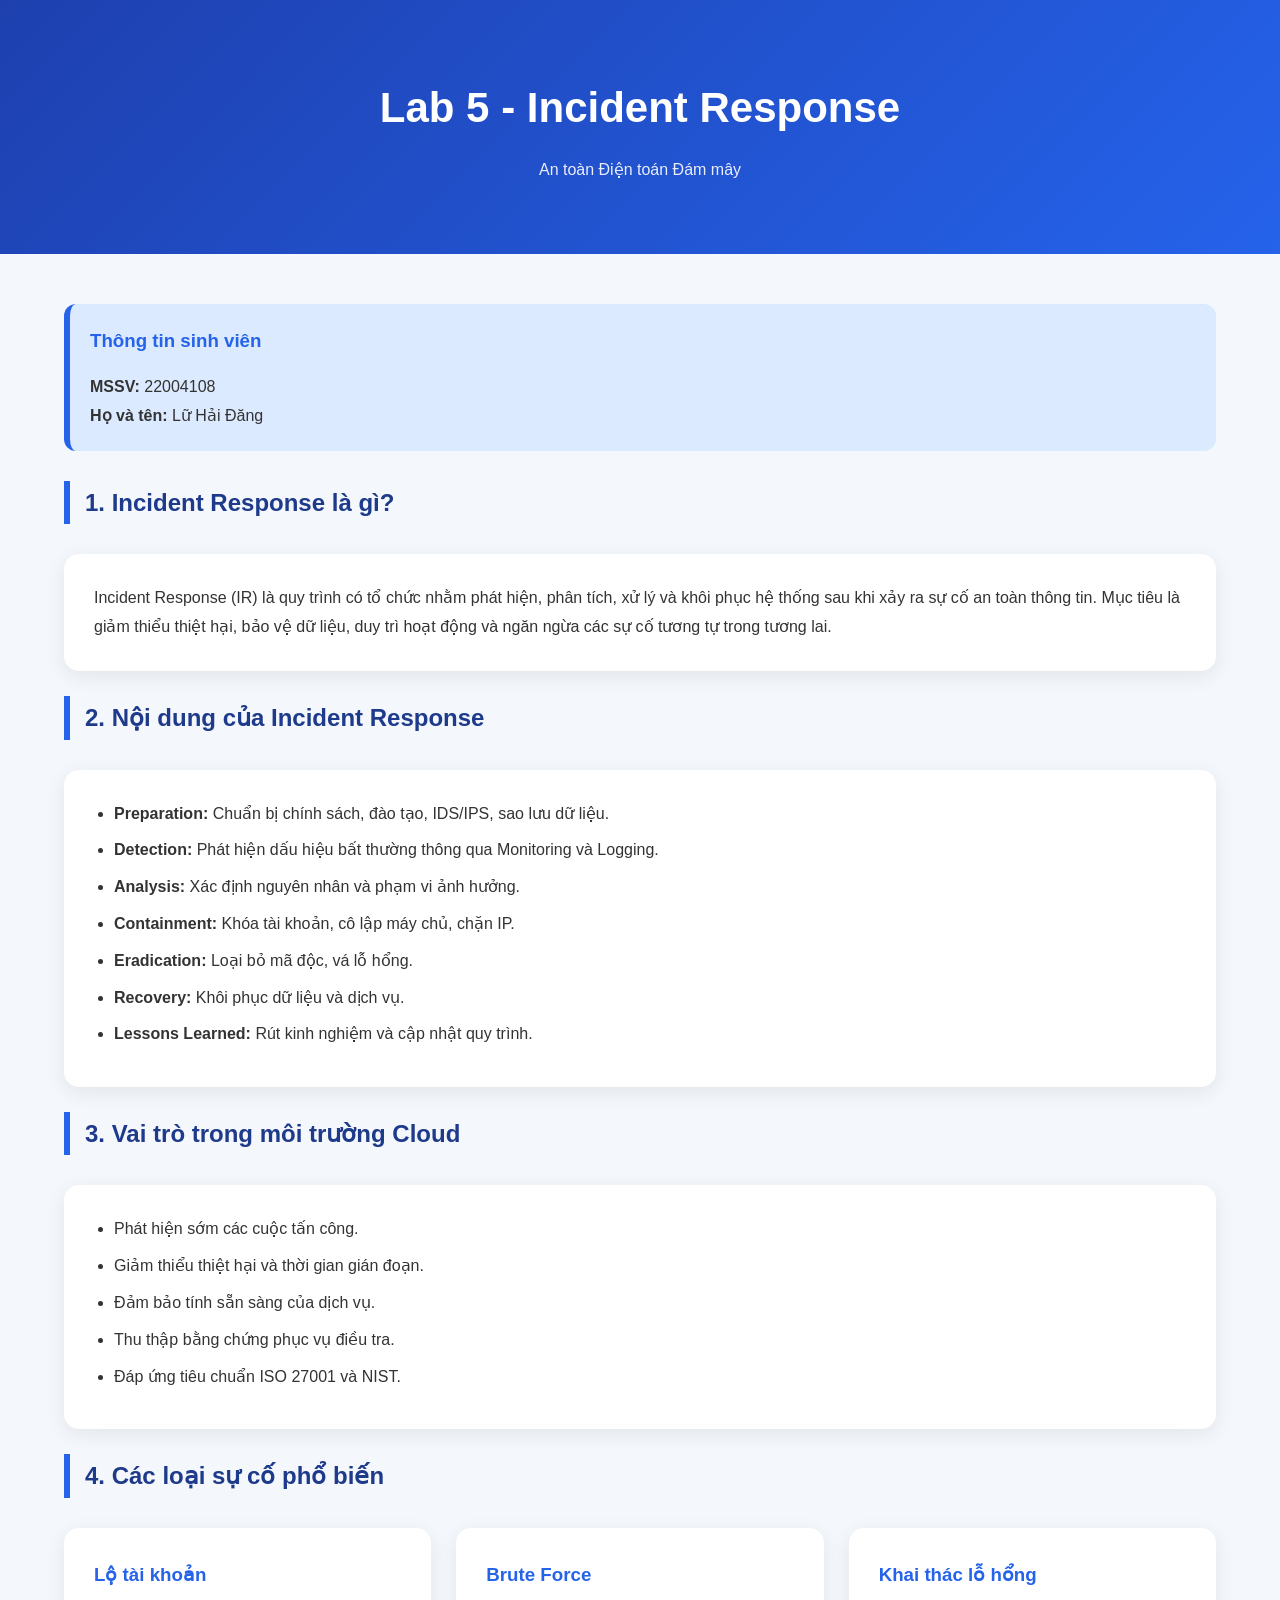
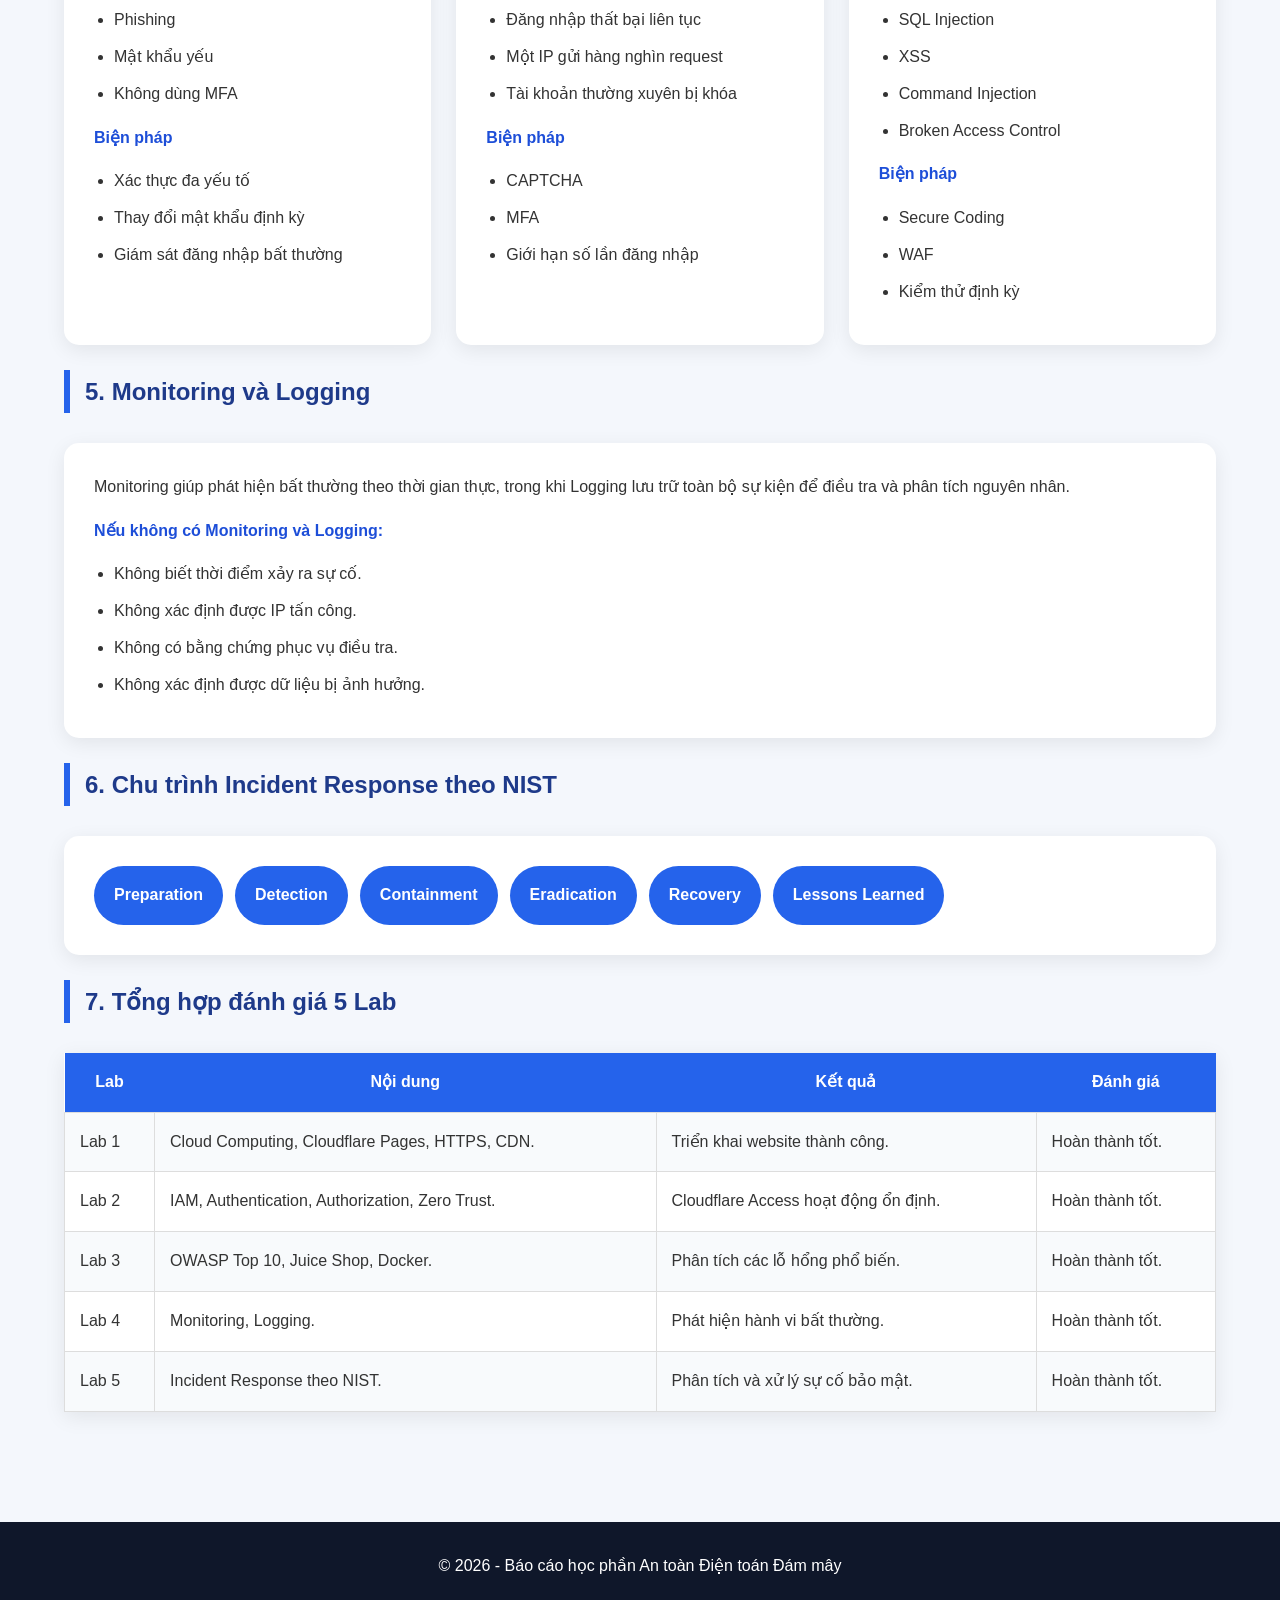
<file: lab5.html>
<!DOCTYPE html>
<html lang="vi">
<head>
<meta charset="UTF-8">
<meta name="viewport" content="width=device-width, initial-scale=1.0">

<title>Lab 5 - Incident Response & Tổng kết học phần</title>

<style>

/* ===== RESET ===== */

*{
    margin:0;
    padding:0;
    box-sizing:border-box;
    font-family:'Segoe UI',sans-serif;
}

body{
    background:#f4f7fc;
    color:#333;
    line-height:1.8;
}

/* ===== HEADER ===== */

header{
    background:linear-gradient(135deg,#1e40af,#2563eb);
    color:white;
    text-align:center;
    padding:70px 20px;
}

header h1{
    font-size:42px;
}

header p{
    margin-top:10px;
    opacity:.9;
}

/* ===== CONTAINER ===== */

.container{
    width:90%;
    max-width:1200px;
    margin:auto;
    padding:50px 0;
}

/* ===== TITLES ===== */

h2{
    color:#1e3a8a;
    border-left:6px solid #2563eb;
    padding-left:15px;
    margin-bottom:30px;
}

h3{
    color:#2563eb;
    margin-bottom:15px;
}

h4{
    color:#1d4ed8;
    margin:15px 0;
}

/* ===== CARD ===== */

.card{
    background:white;
    padding:30px;
    border-radius:15px;
    box-shadow:0 5px 20px rgba(0,0,0,.08);
    margin-bottom:25px;
    transition:.3s;
}

.card:hover{
    transform:translateY(-4px);
}

.card ul{
    margin-left:20px;
}

.card li{
    margin-bottom:8px;
}

/* ===== STUDENT ===== */

.student{
    background:#dbeafe;
    padding:20px;
    border-left:6px solid #2563eb;
    border-radius:12px;
    margin-bottom:30px;
}

/* ===== GRID ===== */

.grid{
    display:grid;
    grid-template-columns:repeat(auto-fit,minmax(300px,1fr));
    gap:25px;
}

/* ===== TIMELINE ===== */

.timeline{
    display:flex;
    flex-wrap:wrap;
    gap:12px;
}

.step{
    background:#2563eb;
    color:white;
    padding:15px 20px;
    border-radius:30px;
    font-weight:bold;
}

/* ===== TABLE ===== */

table{
    width:100%;
    border-collapse:collapse;
    background:white;
    box-shadow:0 5px 20px rgba(0,0,0,.08);
}

th{
    background:#2563eb;
    color:white;
    padding:15px;
}

td{
    border:1px solid #ddd;
    padding:15px;
    vertical-align:top;
}

tr:nth-child(even){
    background:#f8fafc;
}

/* ===== FOOTER ===== */

footer{
    background:#0f172a;
    color:white;
    text-align:center;
    padding:30px;
    margin-top:60px;
}

/* ===== RESPONSIVE ===== */

@media(max-width:768px){

    .grid{
        grid-template-columns:1fr;
    }

    table{
        display:block;
        overflow-x:auto;
    }

    .timeline{
        flex-direction:column;
    }

}

</style>

</head>

<body>

<header>

    <h1>Lab 5 - Incident Response</h1>

    <p>An toàn Điện toán Đám mây</p>

</header>


<section class="container">

    <div class="student">

        <h3>Thông tin sinh viên</h3>

        <p><b>MSSV:</b> 22004108</p>

        <p><b>Họ và tên:</b> Lữ Hải Đăng</p>

    </div>


    <h2>1. Incident Response là gì?</h2>

    <div class="card">

        <p>
            Incident Response (IR) là quy trình có tổ chức nhằm phát hiện,
            phân tích, xử lý và khôi phục hệ thống sau khi xảy ra sự cố
            an toàn thông tin. Mục tiêu là giảm thiểu thiệt hại, bảo vệ dữ liệu,
            duy trì hoạt động và ngăn ngừa các sự cố tương tự trong tương lai.
        </p>

    </div>


    <h2>2. Nội dung của Incident Response</h2>

    <div class="card">

        <ul>

            <li><b>Preparation:</b> Chuẩn bị chính sách, đào tạo, IDS/IPS, sao lưu dữ liệu.</li>

            <li><b>Detection:</b> Phát hiện dấu hiệu bất thường thông qua Monitoring và Logging.</li>

            <li><b>Analysis:</b> Xác định nguyên nhân và phạm vi ảnh hưởng.</li>

            <li><b>Containment:</b> Khóa tài khoản, cô lập máy chủ, chặn IP.</li>

            <li><b>Eradication:</b> Loại bỏ mã độc, vá lỗ hổng.</li>

            <li><b>Recovery:</b> Khôi phục dữ liệu và dịch vụ.</li>

            <li><b>Lessons Learned:</b> Rút kinh nghiệm và cập nhật quy trình.</li>

        </ul>

    </div>


    <h2>3. Vai trò trong môi trường Cloud</h2>

    <div class="card">

        <ul>

            <li>Phát hiện sớm các cuộc tấn công.</li>

            <li>Giảm thiểu thiệt hại và thời gian gián đoạn.</li>

            <li>Đảm bảo tính sẵn sàng của dịch vụ.</li>

            <li>Thu thập bằng chứng phục vụ điều tra.</li>

            <li>Đáp ứng tiêu chuẩn ISO 27001 và NIST.</li>

        </ul>

    </div>


    <h2>4. Các loại sự cố phổ biến</h2>

    <div class="grid">

        <div class="card">

            <h3>Lộ tài khoản</h3>

            <ul>

                <li>Phishing</li>

                <li>Mật khẩu yếu</li>

                <li>Không dùng MFA</li>

            </ul>

            <h4>Biện pháp</h4>

            <ul>

                <li>Xác thực đa yếu tố</li>

                <li>Thay đổi mật khẩu định kỳ</li>

                <li>Giám sát đăng nhập bất thường</li>

            </ul>

        </div>


        <div class="card">

            <h3>Brute Force</h3>

            <ul>

                <li>Đăng nhập thất bại liên tục</li>

                <li>Một IP gửi hàng nghìn request</li>

                <li>Tài khoản thường xuyên bị khóa</li>

            </ul>

            <h4>Biện pháp</h4>

            <ul>

                <li>CAPTCHA</li>

                <li>MFA</li>

                <li>Giới hạn số lần đăng nhập</li>

            </ul>

        </div>


        <div class="card">

            <h3>Khai thác lỗ hổng</h3>

            <ul>

                <li>SQL Injection</li>

                <li>XSS</li>

                <li>Command Injection</li>

                <li>Broken Access Control</li>

            </ul>

            <h4>Biện pháp</h4>

            <ul>

                <li>Secure Coding</li>

                <li>WAF</li>

                <li>Kiểm thử định kỳ</li>

            </ul>

        </div>

    </div>


    <h2>5. Monitoring và Logging</h2>

    <div class="card">

        <p>
            Monitoring giúp phát hiện bất thường theo thời gian thực, trong khi
            Logging lưu trữ toàn bộ sự kiện để điều tra và phân tích nguyên nhân.
        </p>

        <h4>Nếu không có Monitoring và Logging:</h4>

        <ul>

            <li>Không biết thời điểm xảy ra sự cố.</li>

            <li>Không xác định được IP tấn công.</li>

            <li>Không có bằng chứng phục vụ điều tra.</li>

            <li>Không xác định được dữ liệu bị ảnh hưởng.</li>

        </ul>

    </div>


    <h2>6. Chu trình Incident Response theo NIST</h2>

    <div class="card">

        <div class="timeline">

            <div class="step">Preparation</div>

            <div class="step">Detection</div>

            <div class="step">Containment</div>

            <div class="step">Eradication</div>

            <div class="step">Recovery</div>

            <div class="step">Lessons Learned</div>

        </div>

    </div>


    <h2>7. Tổng hợp đánh giá 5 Lab</h2>

    <table>

        <tr>

            <th>Lab</th>

            <th>Nội dung</th>

            <th>Kết quả</th>

            <th>Đánh giá</th>

        </tr>

        <tr>

            <td>Lab 1</td>

            <td>Cloud Computing, Cloudflare Pages, HTTPS, CDN.</td>

            <td>Triển khai website thành công.</td>

            <td>Hoàn thành tốt.</td>

        </tr>

        <tr>

            <td>Lab 2</td>

            <td>IAM, Authentication, Authorization, Zero Trust.</td>

            <td>Cloudflare Access hoạt động ổn định.</td>

            <td>Hoàn thành tốt.</td>

        </tr>

        <tr>

            <td>Lab 3</td>

            <td>OWASP Top 10, Juice Shop, Docker.</td>

            <td>Phân tích các lỗ hổng phổ biến.</td>

            <td>Hoàn thành tốt.</td>

        </tr>

        <tr>

            <td>Lab 4</td>

            <td>Monitoring, Logging.</td>

            <td>Phát hiện hành vi bất thường.</td>

            <td>Hoàn thành tốt.</td>

        </tr>

        <tr>

            <td>Lab 5</td>

            <td>Incident Response theo NIST.</td>

            <td>Phân tích và xử lý sự cố bảo mật.</td>

            <td>Hoàn thành tốt.</td>

        </tr>

    </table>


</section>


<footer>

    <p>© 2026 - Báo cáo học phần An toàn Điện toán Đám mây</p>

</footer>

</body>
</html>
</file>
<file: style.css>
* {
  box-sizing: border-box;
}

body {
  margin: 0;
  font-family: Arial, sans-serif;
  background: #f4f6f8;
  color: #222;
}

header {
  background: #1f6feb;
  color: white;
  text-align: center;
  padding: 40px 20px;
}

header h1 {
  margin-bottom: 10px;
}

main {
  max-width: 900px;
  margin: 30px auto;
  padding: 0 20px;
}

.card {
  background: white;
  margin-bottom: 20px;
  padding: 24px;
  border-radius: 10px;
  box-shadow: 0 2px 8px rgba(0, 0, 0, 0.1);
}

.card h2 {
  color: #1f6feb;
}

ul {
  line-height: 1.8;
}

footer {
  text-align: center;
  background: #222;
  color: white;
  padding: 16px;
  margin-top: 30px;
}
</file>
